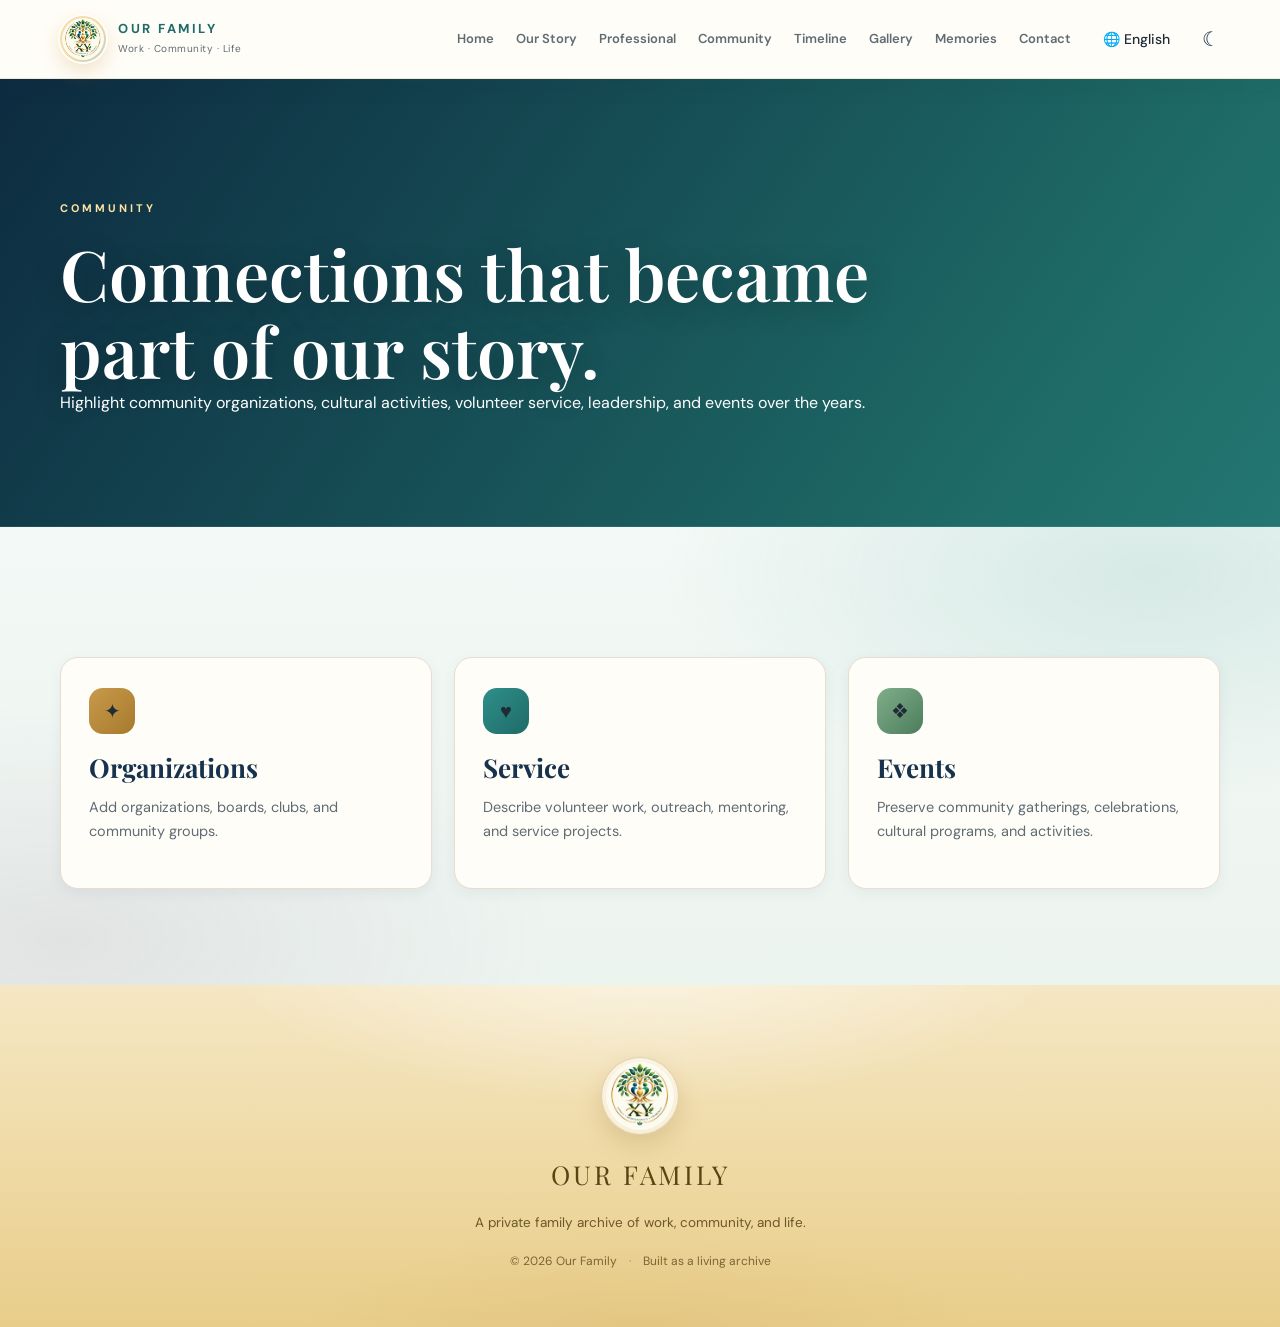
<file: family-website-starter/community.html>
<!DOCTYPE html>
<html lang="en">

<head>

    <meta charset="UTF-8">
    <meta name="viewport" content="width=device-width,initial-scale=1.0">

    <meta name="description"
          data-en="A record of community organizations, volunteer activities, events, and service."
          data-zh="记录社区组织、志愿活动、事件与服务。"
          content="A record of community organizations, volunteer activities, events, and service.">

    <title data-en="Community | Our Family" data-zh="社区 | 我们的家">
        Community | Our Family
    </title>

    <link rel="icon" href="assets/images/family/logo.png">

    <link rel="preconnect" href="https://fonts.googleapis.com">
    <link rel="preconnect" href="https://fonts.gstatic.com" crossorigin>
    <link href="https://fonts.googleapis.com/css2?family=DM+Sans:wght@400;500;600;700&family=Playfair+Display:wght@500;600;700&display=swap" rel="stylesheet">
    <link rel="stylesheet" href="css/style.css">

</head>


<body>

<header class="site-header">

    <nav class="navbar container">

        <a class="brand" href="index.html">
            <img class="brand-logo" src="assets/images/family/logo.png" alt="Our Family logo" width="43" height="43">
            <span>
                <strong data-en="OUR FAMILY" data-zh="我们的家">OUR FAMILY</strong>
                <small data-en="Work · Community · Life" data-zh="工作 · 社区 · 生活">Work · Community · Life</small>
            </span>
        </a>

        <button class="menu-toggle" id="menuToggle">☰</button>

        <div class="nav-links" id="navLinks">

            <a href="index.html"        data-en="Home"         data-zh="首页">Home</a>
            <a href="story.html"        data-en="Our Story"    data-zh="我们的故事">Our Story</a>
            <a href="professional.html" data-en="Professional" data-zh="职业">Professional</a>
            <a href="community.html"    data-en="Community"    data-zh="社区">Community</a>
            <a href="timeline.html"     data-en="Timeline"     data-zh="时间线">Timeline</a>
            <a href="gallery.html"      data-en="Gallery"      data-zh="相册">Gallery</a>
            <a href="memories.html"     data-en="Memories"     data-zh="回忆">Memories</a>
            <a href="contact.html"      data-en="Contact"      data-zh="联系我们">Contact</a>

            <div class="language-switcher">
                <button id="languageButton" aria-label="Select language" title="Select language">🌐 English</button>
                <div id="languageMenu" class="language-menu">
                    <button id="englishButton">🇺🇸 English</button>
                    <button id="chineseButton">🇨🇳 中文</button>
                </div>
            </div>

            <button class="icon-button" id="themeButton">☾</button>

        </div>

    </nav>

</header>


<main>

    <section class="page-hero">
        <div class="container">

            <p class="eyebrow" data-en="Community" data-zh="社区">Community</p>

            <h1 data-en="Connections that became part of our story."
                data-zh="成为我们故事一部分的种种联系。">
                Connections that became part of our story.
            </h1>

            <p data-en="Highlight community organizations, cultural activities, volunteer service, leadership, and events over the years."
               data-zh="展示多年来参与的社区组织、文化活动、志愿服务、领导角色与活动。">
                Highlight community organizations, cultural activities,
                volunteer service, leadership, and events over the years.
            </p>

        </div>
    </section>


    <section class="section section-cool">
        <div class="container">
            <div class="card-grid">

                <div class="card card-gold">
                    <div class="card-icon" aria-hidden="true">✦</div>
                    <h3 data-en="Organizations" data-zh="组织">Organizations</h3>
                    <p class="muted"
                       data-en="Add organizations, boards, clubs, and community groups."
                       data-zh="添加组织、理事会、俱乐部和社区团体。">
                        Add organizations, boards, clubs, and community groups.
                    </p>
                </div>

                <div class="card card-teal">
                    <div class="card-icon" aria-hidden="true">♥</div>
                    <h3 data-en="Service" data-zh="服务">Service</h3>
                    <p class="muted"
                       data-en="Describe volunteer work, outreach, mentoring, and service projects."
                       data-zh="描述志愿工作、外展、辅导和服务项目。">
                        Describe volunteer work, outreach, mentoring, and
                        service projects.
                    </p>
                </div>

                <div class="card card-sage">
                    <div class="card-icon" aria-hidden="true">❖</div>
                    <h3 data-en="Events" data-zh="活动">Events</h3>
                    <p class="muted"
                       data-en="Preserve community gatherings, celebrations, cultural programs, and activities."
                       data-zh="保存社区聚会、庆典、文化节目和活动。">
                        Preserve community gatherings, celebrations, cultural
                        programs, and activities.
                    </p>
                </div>

            </div>
        </div>
    </section>

</main>


<footer class="footer">
    <div class="footer-glow" aria-hidden="true"></div>
    <div class="container footer-centered">

        <img class="footer-logo" src="assets/images/family/logo.png" alt="Our Family logo" width="72" height="72">

        <div class="footer-brand" data-en="OUR FAMILY" data-zh="我们的家">OUR FAMILY</div>

        <p class="footer-tagline"
           data-en="A private family archive of work, community, and life."
           data-zh="一个记录工作、社区与生活的私人家族档案。">
            A private family archive of work, community, and life.
        </p>

        <div class="footer-meta">
            <span data-en="© 2026 Our Family" data-zh="© 2026 我们的家">© 2026 Our Family</span>
            <span class="footer-dot">·</span>
            <span data-en="Built as a living archive" data-zh="构建为一份鲜活的档案">Built as a living archive</span>
        </div>

    </div>
</footer>


<style>
.language-switcher{position:relative;display:inline-block}
#languageButton{border:none;background:transparent;color:inherit;font-family:inherit;font-size:14px;font-weight:500;cursor:pointer;padding:8px 10px;border-radius:8px;transition:background .3s ease,color .3s ease}
#languageButton:hover{background:rgba(0,0,0,.06)}
.language-menu{position:absolute;top:calc(100% + 8px);right:0;min-width:140px;background:#fff;border:1px solid #E5E9EF;border-radius:10px;box-shadow:0 8px 25px rgba(0,0,0,.15);padding:6px;display:none;z-index:1000}
.language-menu.show{display:block}
.language-menu button{width:100%;border:none;background:transparent;text-align:left;padding:9px 12px;border-radius:7px;font-family:inherit;font-size:14px;cursor:pointer;color:#333}
.language-menu button:hover{background:#EAF3FC;color:#0B4F9C}
body.dark .language-menu,body.theme-dark .language-menu{background:#18232D;border-color:#2D3A45}
body.dark .language-menu button,body.theme-dark .language-menu button{color:#E5E9EF}
body.dark .language-menu button:hover,body.theme-dark .language-menu button:hover{background:#24384A;color:#8FC5FF}
</style>


<script>
(function(){
    var DEFAULT_LANG = "en";
    var STORAGE_KEY  = "family-site-language";
    var langButton = document.getElementById("languageButton");
    var langMenu   = document.getElementById("languageMenu");
    var enButton   = document.getElementById("englishButton");
    var zhButton   = document.getElementById("chineseButton");
    if (!langButton) return;
    var currentLang = localStorage.getItem(STORAGE_KEY) || DEFAULT_LANG;
    function applyLanguage(lang){
        currentLang = lang;
        localStorage.setItem(STORAGE_KEY, lang);
        document.documentElement.lang = lang === "zh" ? "zh-CN" : "en";
        document.querySelectorAll("[data-en][data-zh]").forEach(function(el){
            var text = el.getAttribute("data-" + lang);
            if (text !== null) el.textContent = text;
        });
        langButton.textContent = lang === "zh" ? "🌐 中文" : "🌐 English";
    }
    applyLanguage(currentLang);
    langButton.addEventListener("click", function(e){
        e.stopPropagation();
        langMenu.classList.toggle("show");
    });
    enButton.addEventListener("click", function(){
        applyLanguage("en");
        langMenu.classList.remove("show");
    });
    zhButton.addEventListener("click", function(){
        applyLanguage("zh");
        langMenu.classList.remove("show");
    });
    document.addEventListener("click", function(e){
        if (!langMenu.contains(e.target) && e.target !== langButton) {
            langMenu.classList.remove("show");
        }
    });
})();
</script>


<script src="js/main.js"></script>

</body>
</html>
</file>
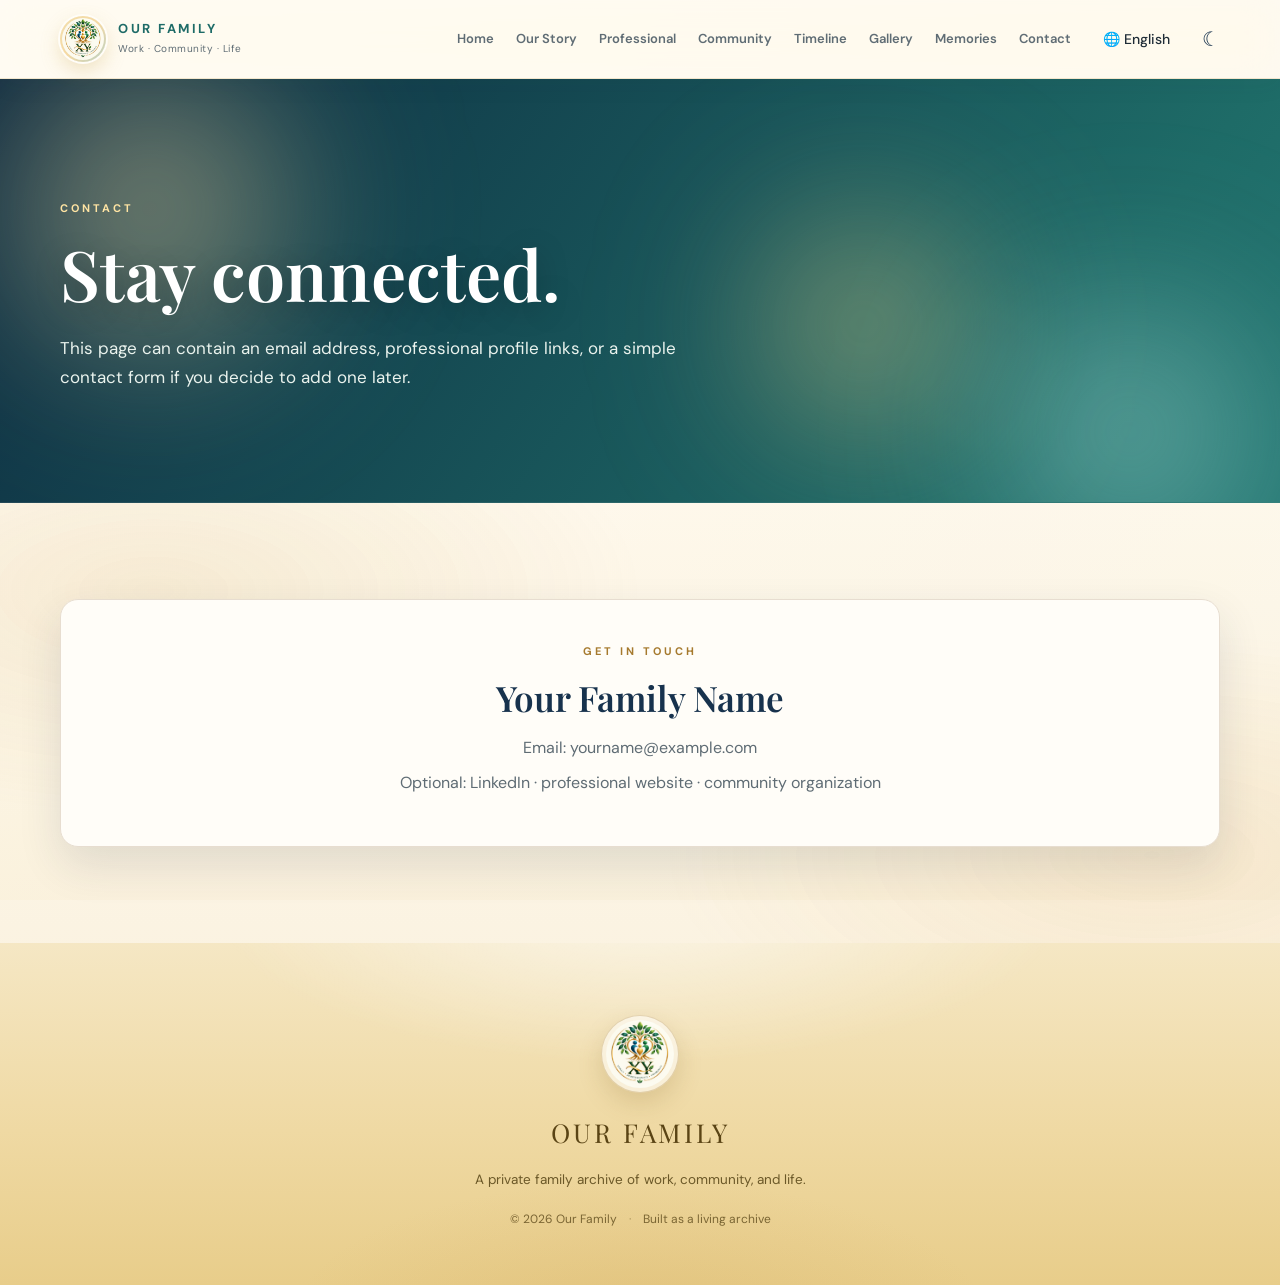
<file: family-website-starter/contact.html>
<!DOCTYPE html>
<html lang="en">

<head>

    <meta charset="UTF-8">
    <meta name="viewport" content="width=device-width,initial-scale=1.0">

    <meta name="description"
          data-en="A simple contact page for family, professional, or community connections."
          data-zh="一个简洁的联系页面，用于家庭、职业或社区联络。"
          content="A simple contact page for family, professional, or community connections.">

    <title data-en="Contact | Our Family" data-zh="联系我们 | 我们的家">
        Contact | Our Family
    </title>

    <link rel="icon" href="assets/images/family/logo.png">

    <link rel="preconnect" href="https://fonts.googleapis.com">
    <link rel="preconnect" href="https://fonts.gstatic.com" crossorigin>
    <link href="https://fonts.googleapis.com/css2?family=DM+Sans:wght@400;500;600;700&family=Playfair+Display:wght@500;600;700&display=swap" rel="stylesheet">
    <link rel="stylesheet" href="css/style.css">

</head>

<body>

<div class="bg-shift" aria-hidden="true"></div>

<header class="site-header">

    <nav class="navbar container">

        <a class="brand" href="index.html">
            <img class="brand-logo" src="assets/images/family/logo.png" alt="Our Family logo" width="43" height="43">
            <span>
                <strong data-en="OUR FAMILY" data-zh="我们的家">OUR FAMILY</strong>
                <small data-en="Work · Community · Life" data-zh="工作 · 社区 · 生活">Work · Community · Life</small>
            </span>
        </a>

        <button class="menu-toggle" id="menuToggle">☰</button>

        <div class="nav-links" id="navLinks">

            <a href="index.html"        data-en="Home"         data-zh="首页">Home</a>
            <a href="story.html"        data-en="Our Story"    data-zh="我们的故事">Our Story</a>
            <a href="professional.html" data-en="Professional" data-zh="职业">Professional</a>
            <a href="community.html"    data-en="Community"    data-zh="社区">Community</a>
            <a href="timeline.html"     data-en="Timeline"     data-zh="时间线">Timeline</a>
            <a href="gallery.html"      data-en="Gallery"      data-zh="相册">Gallery</a>
            <a href="memories.html"     data-en="Memories"     data-zh="回忆">Memories</a>
            <a href="contact.html"      data-en="Contact"      data-zh="联系我们">Contact</a>

            <div class="language-switcher">
                <button id="languageButton" aria-label="Select language" title="Select language">🌐 English</button>
                <div id="languageMenu" class="language-menu">
                    <button id="englishButton">🇺🇸 English</button>
                    <button id="chineseButton">🇨🇳 中文</button>
                </div>
            </div>

            <button class="icon-button" id="themeButton">☾</button>

        </div>

    </nav>

</header>


<main>

    <section class="page-hero">
        <div class="hero-blobs" aria-hidden="true">
            <span></span>
            <span></span>
            <span></span>
        </div>
        <div class="container hero-inner">

            <p class="eyebrow" data-en="Contact" data-zh="联系我们">Contact</p>

            <h1 data-en="Stay connected." data-zh="保持联系。">
                Stay connected.
            </h1>

            <p class="hero-lede"
               data-en="This page can contain an email address, professional profile links, or a simple contact form if you decide to add one later."
               data-zh="此页面可包含电子邮箱、职业档案链接，或在日后添加一个简单的联系表单。">
                This page can contain an email address, professional profile
                links, or a simple contact form if you decide to add one later.
            </p>

        </div>
    </section>


    <section class="section section-warm">

        <div class="container contact-card">

            <p class="eyebrow" data-en="Get in touch" data-zh="联系我们">
                Get in touch
            </p>

            <h2 data-en="Your Family Name" data-zh="您的家族姓名">
                Your Family Name
            </h2>

            <p class="muted" data-en="Email: yourname@example.com" data-zh="邮箱：yourname@example.com">
                Email: yourname@example.com
            </p>

            <p class="muted"
               data-en="Optional: LinkedIn · professional website · community organization"
               data-zh="可选：领英 · 职业网站 · 社区组织">
                Optional: LinkedIn · professional website · community organization
            </p>

        </div>

    </section>

</main>


<footer class="footer">
    <div class="footer-glow" aria-hidden="true"></div>
    <div class="container footer-centered">

        <img class="footer-logo" src="assets/images/family/logo.png" alt="Our Family logo" width="72" height="72">

        <div class="footer-brand" data-en="OUR FAMILY" data-zh="我们的家">OUR FAMILY</div>

        <p class="footer-tagline"
           data-en="A private family archive of work, community, and life."
           data-zh="一个记录工作、社区与生活的私人家族档案。">
            A private family archive of work, community, and life.
        </p>

        <div class="footer-meta">
            <span data-en="© 2026 Our Family" data-zh="© 2026 我们的家">© 2026 Our Family</span>
            <span class="footer-dot">·</span>
            <span data-en="Built as a living archive" data-zh="构建为一份鲜活的档案">Built as a living archive</span>
        </div>

    </div>
</footer>


<style>
.language-switcher{position:relative;display:inline-block}
#languageButton{border:none;background:transparent;color:inherit;font-family:inherit;font-size:14px;font-weight:500;cursor:pointer;padding:8px 10px;border-radius:8px;transition:background .3s ease,color .3s ease}
#languageButton:hover{background:rgba(0,0,0,.06)}
.language-menu{position:absolute;top:calc(100% + 8px);right:0;min-width:140px;background:#fff;border:1px solid #E5E9EF;border-radius:10px;box-shadow:0 8px 25px rgba(0,0,0,.15);padding:6px;display:none;z-index:1000}
.language-menu.show{display:block}
.language-menu button{width:100%;border:none;background:transparent;text-align:left;padding:9px 12px;border-radius:7px;font-family:inherit;font-size:14px;cursor:pointer;color:#333}
.language-menu button:hover{background:#EAF3FC;color:#0B4F9C}
body.dark .language-menu,body.theme-dark .language-menu{background:#18232D;border-color:#2D3A45}
body.dark .language-menu button,body.theme-dark .language-menu button{color:#E5E9EF}
body.dark .language-menu button:hover,body.theme-dark .language-menu button:hover{background:#24384A;color:#8FC5FF}
</style>


<script>
(function(){
    var DEFAULT_LANG = "en";
    var STORAGE_KEY  = "family-site-language";
    var langButton = document.getElementById("languageButton");
    var langMenu   = document.getElementById("languageMenu");
    var enButton   = document.getElementById("englishButton");
    var zhButton   = document.getElementById("chineseButton");
    if (!langButton) return;
    var currentLang = localStorage.getItem(STORAGE_KEY) || DEFAULT_LANG;
    function applyLanguage(lang){
        currentLang = lang;
        localStorage.setItem(STORAGE_KEY, lang);
        document.documentElement.lang = lang === "zh" ? "zh-CN" : "en";
        document.querySelectorAll("[data-en][data-zh]").forEach(function(el){
            var text = el.getAttribute("data-" + lang);
            if (text !== null) el.textContent = text;
        });
        langButton.textContent = lang === "zh" ? "🌐 中文" : "🌐 English";
    }
    applyLanguage(currentLang);
    langButton.addEventListener("click", function(e){
        e.stopPropagation();
        langMenu.classList.toggle("show");
    });
    enButton.addEventListener("click", function(){
        applyLanguage("en");
        langMenu.classList.remove("show");
    });
    zhButton.addEventListener("click", function(){
        applyLanguage("zh");
        langMenu.classList.remove("show");
    });
    document.addEventListener("click", function(e){
        if (!langMenu.contains(e.target) && e.target !== langButton) {
            langMenu.classList.remove("show");
        }
    });
})();
</script>


<script src="js/main.js"></script>

</body>
</html>
</file>
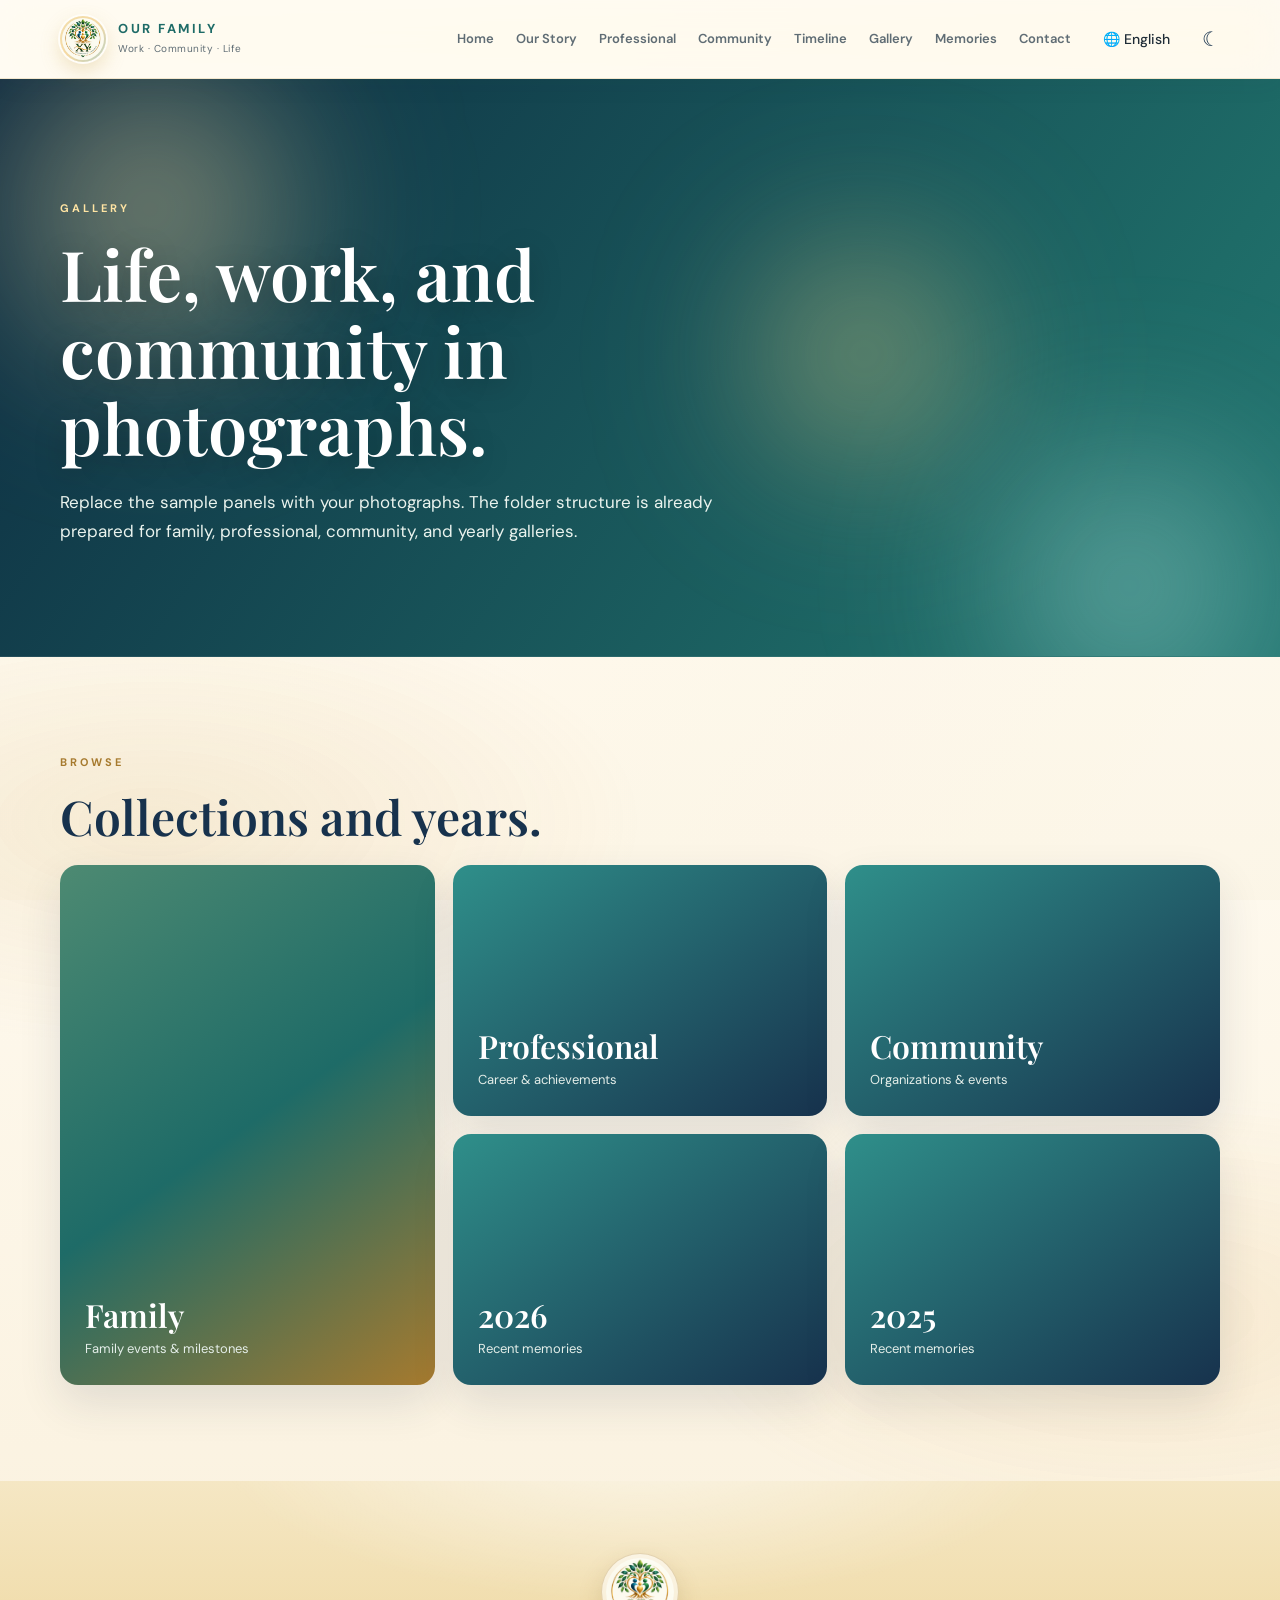
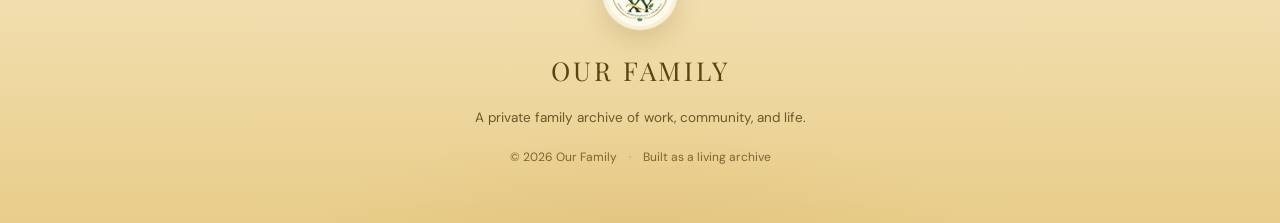
<file: family-website-starter/gallery.html>
<!DOCTYPE html>
<html lang="en">

<head>

    <meta charset="UTF-8">
    <meta name="viewport" content="width=device-width,initial-scale=1.0">

    <meta name="description"
          data-en="A growing visual archive organized by category and year."
          data-zh="按类别和年份整理的不断增长的视觉档案。"
          content="A growing visual archive organized by category and year.">

    <title data-en="Gallery | Our Family" data-zh="相册 | 我们的家">
        Gallery | Our Family
    </title>

    <link rel="icon" href="assets/images/family/logo.png">

    <link rel="preconnect" href="https://fonts.googleapis.com">
    <link rel="preconnect" href="https://fonts.gstatic.com" crossorigin>
    <link href="https://fonts.googleapis.com/css2?family=DM+Sans:wght@400;500;600;700&family=Playfair+Display:wght@500;600;700&display=swap" rel="stylesheet">
    <link rel="stylesheet" href="css/style.css">

</head>


<body>

<div class="bg-shift" aria-hidden="true"></div>

<header class="site-header">

    <nav class="navbar container">

        <a class="brand" href="index.html">
            <img class="brand-logo" src="assets/images/family/logo.png" alt="Our Family logo" width="43" height="43">
            <span>
                <strong data-en="OUR FAMILY" data-zh="我们的家">OUR FAMILY</strong>
                <small data-en="Work · Community · Life" data-zh="工作 · 社区 · 生活">Work · Community · Life</small>
            </span>
        </a>

        <button class="menu-toggle" id="menuToggle">☰</button>

        <div class="nav-links" id="navLinks">

            <a href="index.html"        data-en="Home"         data-zh="首页">Home</a>
            <a href="story.html"        data-en="Our Story"    data-zh="我们的故事">Our Story</a>
            <a href="professional.html" data-en="Professional" data-zh="职业">Professional</a>
            <a href="community.html"    data-en="Community"    data-zh="社区">Community</a>
            <a href="timeline.html"     data-en="Timeline"     data-zh="时间线">Timeline</a>
            <a href="gallery.html"      data-en="Gallery"      data-zh="相册">Gallery</a>
            <a href="memories.html"     data-en="Memories"     data-zh="回忆">Memories</a>
            <a href="contact.html"      data-en="Contact"      data-zh="联系我们">Contact</a>

            <div class="language-switcher">
                <button id="languageButton" aria-label="Select language" title="Select language">🌐 English</button>
                <div id="languageMenu" class="language-menu">
                    <button id="englishButton">🇺🇸 English</button>
                    <button id="chineseButton">🇨🇳 中文</button>
                </div>
            </div>

            <button class="icon-button" id="themeButton">☾</button>

        </div>

    </nav>

</header>


<main>

    <section class="page-hero">
        <div class="hero-blobs" aria-hidden="true">
            <span></span>
            <span></span>
            <span></span>
        </div>
        <div class="container hero-inner">

            <p class="eyebrow" data-en="Gallery" data-zh="相册">Gallery</p>

            <h1 data-en="Life, work, and community in photographs."
                data-zh="用照片记录生活、工作与社区。">
                Life, work, and community in photographs.
            </h1>

            <p class="hero-lede"
               data-en="Replace the sample panels with your photographs. The folder structure is already prepared for family, professional, community, and yearly galleries."
               data-zh="将示例面板替换为您的照片。文件夹结构已为家庭、职业、社区和年度相册做好准备。">
                Replace the sample panels with your photographs. The folder
                structure is already prepared for family, professional,
                community, and yearly galleries.
            </p>

        </div>
    </section>


    <section class="section section-warm">

        <div class="container">

            <p class="eyebrow" data-en="Browse" data-zh="浏览">Browse</p>

            <h2 data-en="Collections and years." data-zh="专辑与年份。">
                Collections and years.
            </h2>

            <div class="gallery-grid">

                <a class="gallery-tile large" href="#">
                    <span data-en="Family" data-zh="家庭">Family</span>
                    <small data-en="Family events & milestones" data-zh="家庭活动与里程碑">Family events &amp; milestones</small>
                </a>

                <a class="gallery-tile" href="#">
                    <span data-en="Professional" data-zh="职业">Professional</span>
                    <small data-en="Career & achievements" data-zh="事业与成就">Career &amp; achievements</small>
                </a>

                <a class="gallery-tile" href="#">
                    <span data-en="Community" data-zh="社区">Community</span>
                    <small data-en="Organizations & events" data-zh="组织与活动">Organizations &amp; events</small>
                </a>

                <a class="gallery-tile" href="#">
                    <span data-en="2026" data-zh="2026">2026</span>
                    <small data-en="Recent memories" data-zh="近期回忆">Recent memories</small>
                </a>

                <a class="gallery-tile" href="#">
                    <span data-en="2025" data-zh="2025">2025</span>
                    <small data-en="Recent memories" data-zh="近期回忆">Recent memories</small>
                </a>

            </div>

        </div>

    </section>

</main>


<footer class="footer">
    <div class="footer-glow" aria-hidden="true"></div>
    <div class="container footer-centered">

        <img class="footer-logo" src="assets/images/family/logo.png" alt="Our Family logo" width="72" height="72">

        <div class="footer-brand" data-en="OUR FAMILY" data-zh="我们的家">OUR FAMILY</div>

        <p class="footer-tagline"
           data-en="A private family archive of work, community, and life."
           data-zh="一个记录工作、社区与生活的私人家族档案。">
            A private family archive of work, community, and life.
        </p>

        <div class="footer-meta">
            <span data-en="© 2026 Our Family" data-zh="© 2026 我们的家">© 2026 Our Family</span>
            <span class="footer-dot">·</span>
            <span data-en="Built as a living archive" data-zh="构建为一份鲜活的档案">Built as a living archive</span>
        </div>

    </div>
</footer>


<style>
.language-switcher{position:relative;display:inline-block}
#languageButton{border:none;background:transparent;color:inherit;font-family:inherit;font-size:14px;font-weight:500;cursor:pointer;padding:8px 10px;border-radius:8px;transition:background .3s ease,color .3s ease}
#languageButton:hover{background:rgba(0,0,0,.06)}
.language-menu{position:absolute;top:calc(100% + 8px);right:0;min-width:140px;background:#fff;border:1px solid #E5E9EF;border-radius:10px;box-shadow:0 8px 25px rgba(0,0,0,.15);padding:6px;display:none;z-index:1000}
.language-menu.show{display:block}
.language-menu button{width:100%;border:none;background:transparent;text-align:left;padding:9px 12px;border-radius:7px;font-family:inherit;font-size:14px;cursor:pointer;color:#333}
.language-menu button:hover{background:#EAF3FC;color:#0B4F9C}
body.dark .language-menu,body.theme-dark .language-menu{background:#18232D;border-color:#2D3A45}
body.dark .language-menu button,body.theme-dark .language-menu button{color:#E5E9EF}
body.dark .language-menu button:hover,body.theme-dark .language-menu button:hover{background:#24384A;color:#8FC5FF}
</style>


<script>
(function(){
    var DEFAULT_LANG = "en";
    var STORAGE_KEY  = "family-site-language";
    var langButton = document.getElementById("languageButton");
    var langMenu   = document.getElementById("languageMenu");
    var enButton   = document.getElementById("englishButton");
    var zhButton   = document.getElementById("chineseButton");
    if (!langButton) return;
    var currentLang = localStorage.getItem(STORAGE_KEY) || DEFAULT_LANG;
    function applyLanguage(lang){
        currentLang = lang;
        localStorage.setItem(STORAGE_KEY, lang);
        document.documentElement.lang = lang === "zh" ? "zh-CN" : "en";
        document.querySelectorAll("[data-en][data-zh]").forEach(function(el){
            var text = el.getAttribute("data-" + lang);
            if (text !== null) el.textContent = text;
        });
        langButton.textContent = lang === "zh" ? "🌐 中文" : "🌐 English";
    }
    applyLanguage(currentLang);
    langButton.addEventListener("click", function(e){
        e.stopPropagation();
        langMenu.classList.toggle("show");
    });
    enButton.addEventListener("click", function(){
        applyLanguage("en");
        langMenu.classList.remove("show");
    });
    zhButton.addEventListener("click", function(){
        applyLanguage("zh");
        langMenu.classList.remove("show");
    });
    document.addEventListener("click", function(e){
        if (!langMenu.contains(e.target) && e.target !== langButton) {
            langMenu.classList.remove("show");
        }
    });
})();
</script>


<script src="js/main.js"></script>

</body>
</html>
</file>
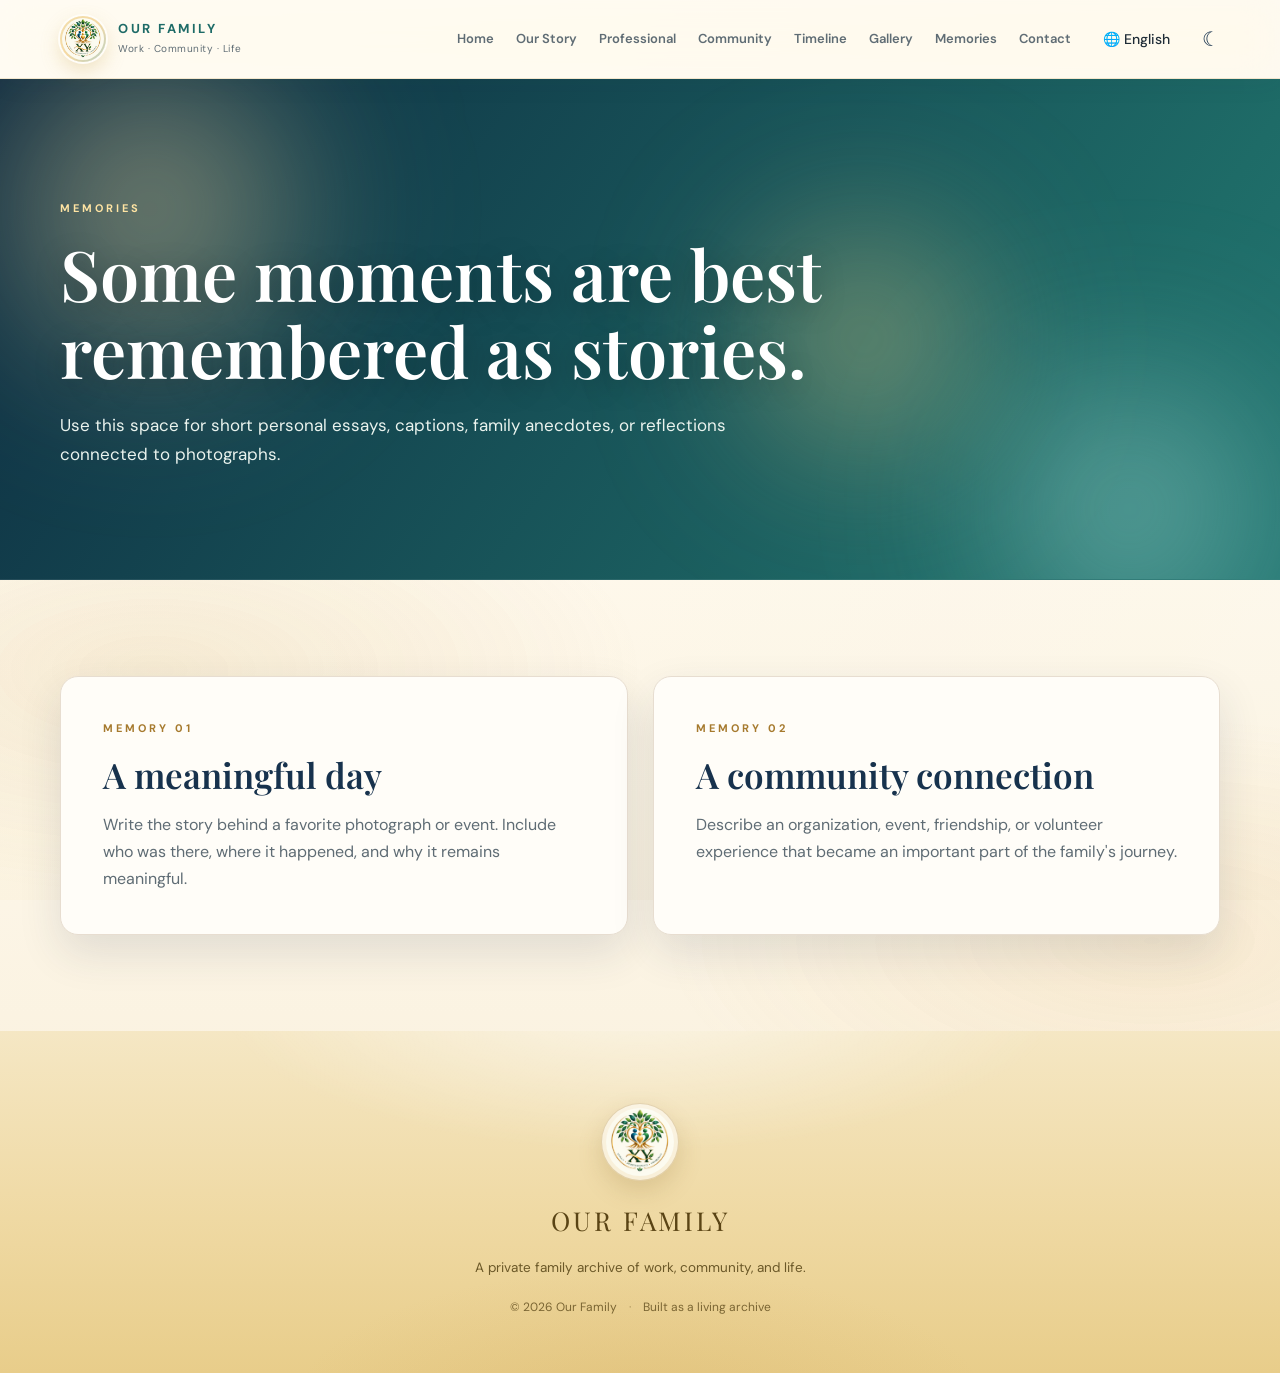
<file: family-website-starter/memories.html>
<!DOCTYPE html>
<html lang="en">

<head>

    <meta charset="UTF-8">
    <meta name="viewport" content="width=device-width,initial-scale=1.0">

    <meta name="description"
          data-en="Selected stories and memories that deserve more than a photograph."
          data-zh="精选的故事与回忆，值得被文字铭记。"
          content="Selected stories and memories that deserve more than a photograph.">

    <title data-en="Memories | Our Family" data-zh="回忆 | 我们的家">
        Memories | Our Family
    </title>

    <link rel="icon" href="assets/images/family/logo.png">

    <link rel="preconnect" href="https://fonts.googleapis.com">
    <link rel="preconnect" href="https://fonts.gstatic.com" crossorigin>
    <link href="https://fonts.googleapis.com/css2?family=DM+Sans:wght@400;500;600;700&family=Playfair+Display:wght@500;600;700&display=swap" rel="stylesheet">
    <link rel="stylesheet" href="css/style.css">

</head>


<body>

<div class="bg-shift" aria-hidden="true"></div>

<header class="site-header">

    <nav class="navbar container">

        <a class="brand" href="index.html">
            <img class="brand-logo" src="assets/images/family/logo.png" alt="Our Family logo" width="43" height="43">
            <span>
                <strong data-en="OUR FAMILY" data-zh="我们的家">OUR FAMILY</strong>
                <small data-en="Work · Community · Life" data-zh="工作 · 社区 · 生活">Work · Community · Life</small>
            </span>
        </a>

        <button class="menu-toggle" id="menuToggle">☰</button>

        <div class="nav-links" id="navLinks">

            <a href="index.html"        data-en="Home"         data-zh="首页">Home</a>
            <a href="story.html"        data-en="Our Story"    data-zh="我们的故事">Our Story</a>
            <a href="professional.html" data-en="Professional" data-zh="职业">Professional</a>
            <a href="community.html"    data-en="Community"    data-zh="社区">Community</a>
            <a href="timeline.html"     data-en="Timeline"     data-zh="时间线">Timeline</a>
            <a href="gallery.html"      data-en="Gallery"      data-zh="相册">Gallery</a>
            <a href="memories.html"     data-en="Memories"     data-zh="回忆">Memories</a>
            <a href="contact.html"      data-en="Contact"      data-zh="联系我们">Contact</a>

            <div class="language-switcher">
                <button id="languageButton" aria-label="Select language" title="Select language">🌐 English</button>
                <div id="languageMenu" class="language-menu">
                    <button id="englishButton">🇺🇸 English</button>
                    <button id="chineseButton">🇨🇳 中文</button>
                </div>
            </div>

            <button class="icon-button" id="themeButton">☾</button>

        </div>

    </nav>

</header>


<main>

    <section class="page-hero">
        <div class="hero-blobs" aria-hidden="true">
            <span></span>
            <span></span>
            <span></span>
        </div>
        <div class="container hero-inner">

            <p class="eyebrow" data-en="Memories" data-zh="回忆">Memories</p>

            <h1 data-en="Some moments are best remembered as stories."
                data-zh="有些时刻，最适合以故事的方式铭记。">
                Some moments are best remembered as stories.
            </h1>

            <p class="hero-lede"
               data-en="Use this space for short personal essays, captions, family anecdotes, or reflections connected to photographs."
               data-zh="用此空间记录简短的个人随笔、图片说明、家庭轶事，或与照片相关的感悟。">
                Use this space for short personal essays, captions, family
                anecdotes, or reflections connected to photographs.
            </p>

        </div>
    </section>


    <section class="section section-warm">

        <div class="container story-cards">

            <article>

                <p class="eyebrow" data-en="Memory 01" data-zh="回忆 01">Memory 01</p>

                <h2 data-en="A meaningful day" data-zh="有意义的一天">
                    A meaningful day
                </h2>

                <p class="muted"
                   data-en="Write the story behind a favorite photograph or event. Include who was there, where it happened, and why it remains meaningful."
                   data-zh="写下最喜欢的照片或活动背后的故事。包括在场的人、发生的地点，以及它为何依然意义深重。">
                    Write the story behind a favorite photograph or event.
                    Include who was there, where it happened, and why it
                    remains meaningful.
                </p>

            </article>


            <article>

                <p class="eyebrow" data-en="Memory 02" data-zh="回忆 02">Memory 02</p>

                <h2 data-en="A community connection" data-zh="一段社区情缘">
                    A community connection
                </h2>

                <p class="muted"
                   data-en="Describe an organization, event, friendship, or volunteer experience that became an important part of the family's journey."
                   data-zh="描述一个组织、活动、友谊或志愿经历，它成为了家庭旅程中重要的一部分。">
                    Describe an organization, event, friendship, or
                    volunteer experience that became an important part of
                    the family's journey.
                </p>

            </article>

        </div>

    </section>

</main>


<footer class="footer">
    <div class="footer-glow" aria-hidden="true"></div>
    <div class="container footer-centered">

        <img class="footer-logo" src="assets/images/family/logo.png" alt="Our Family logo" width="72" height="72">

        <div class="footer-brand" data-en="OUR FAMILY" data-zh="我们的家">OUR FAMILY</div>

        <p class="footer-tagline"
           data-en="A private family archive of work, community, and life."
           data-zh="一个记录工作、社区与生活的私人家族档案。">
            A private family archive of work, community, and life.
        </p>

        <div class="footer-meta">
            <span data-en="© 2026 Our Family" data-zh="© 2026 我们的家">© 2026 Our Family</span>
            <span class="footer-dot">·</span>
            <span data-en="Built as a living archive" data-zh="构建为一份鲜活的档案">Built as a living archive</span>
        </div>

    </div>
</footer>


<style>
.language-switcher{position:relative;display:inline-block}
#languageButton{border:none;background:transparent;color:inherit;font-family:inherit;font-size:14px;font-weight:500;cursor:pointer;padding:8px 10px;border-radius:8px;transition:background .3s ease,color .3s ease}
#languageButton:hover{background:rgba(0,0,0,.06)}
.language-menu{position:absolute;top:calc(100% + 8px);right:0;min-width:140px;background:#fff;border:1px solid #E5E9EF;border-radius:10px;box-shadow:0 8px 25px rgba(0,0,0,.15);padding:6px;display:none;z-index:1000}
.language-menu.show{display:block}
.language-menu button{width:100%;border:none;background:transparent;text-align:left;padding:9px 12px;border-radius:7px;font-family:inherit;font-size:14px;cursor:pointer;color:#333}
.language-menu button:hover{background:#EAF3FC;color:#0B4F9C}
body.dark .language-menu,body.theme-dark .language-menu{background:#18232D;border-color:#2D3A45}
body.dark .language-menu button,body.theme-dark .language-menu button{color:#E5E9EF}
body.dark .language-menu button:hover,body.theme-dark .language-menu button:hover{background:#24384A;color:#8FC5FF}
</style>


<script>
(function(){
    var DEFAULT_LANG = "en";
    var STORAGE_KEY  = "family-site-language";
    var langButton = document.getElementById("languageButton");
    var langMenu   = document.getElementById("languageMenu");
    var enButton   = document.getElementById("englishButton");
    var zhButton   = document.getElementById("chineseButton");
    if (!langButton) return;
    var currentLang = localStorage.getItem(STORAGE_KEY) || DEFAULT_LANG;
    function applyLanguage(lang){
        currentLang = lang;
        localStorage.setItem(STORAGE_KEY, lang);
        document.documentElement.lang = lang === "zh" ? "zh-CN" : "en";
        document.querySelectorAll("[data-en][data-zh]").forEach(function(el){
            var text = el.getAttribute("data-" + lang);
            if (text !== null) el.textContent = text;
        });
        langButton.textContent = lang === "zh" ? "🌐 中文" : "🌐 English";
    }
    applyLanguage(currentLang);
    langButton.addEventListener("click", function(e){
        e.stopPropagation();
        langMenu.classList.toggle("show");
    });
    enButton.addEventListener("click", function(){
        applyLanguage("en");
        langMenu.classList.remove("show");
    });
    zhButton.addEventListener("click", function(){
        applyLanguage("zh");
        langMenu.classList.remove("show");
    });
    document.addEventListener("click", function(e){
        if (!langMenu.contains(e.target) && e.target !== langButton) {
            langMenu.classList.remove("show");
        }
    });
})();
</script>


<script src="js/main.js"></script>

</body>
</html>
</file>
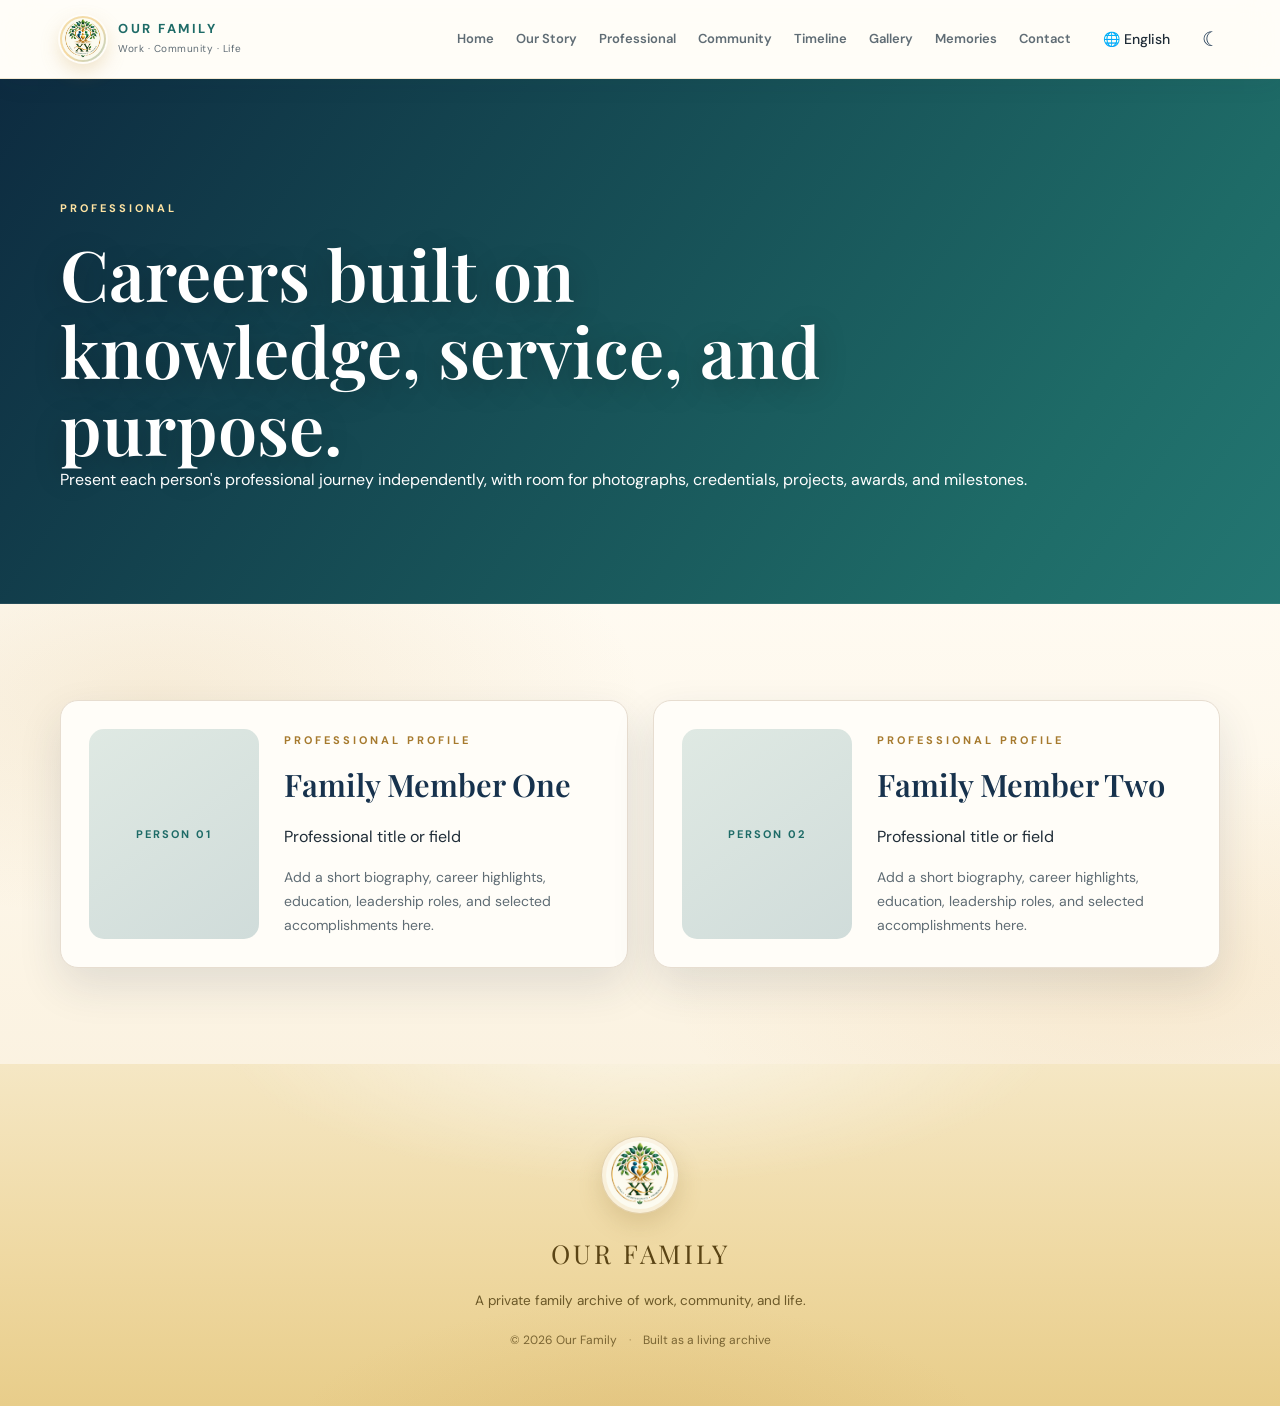
<file: family-website-starter/professional.html>
<!DOCTYPE html>
<html lang="en">

<head>

    <meta charset="UTF-8">
    <meta name="viewport" content="width=device-width,initial-scale=1.0">

    <meta name="description"
          data-en="Professional journeys, accomplishments, education, and meaningful work."
          data-zh="职业历程、成就、教育与有意义的工作。"
          content="Professional journeys, accomplishments, education, and meaningful work.">

    <title data-en="Professional | Our Family" data-zh="职业 | 我们的家">
        Professional | Our Family
    </title>

    <link rel="icon" href="assets/images/family/logo.png">

    <link rel="preconnect" href="https://fonts.googleapis.com">
    <link rel="preconnect" href="https://fonts.gstatic.com" crossorigin>
    <link href="https://fonts.googleapis.com/css2?family=DM+Sans:wght@400;500;600;700&family=Playfair+Display:wght@500;600;700&display=swap" rel="stylesheet">
    <link rel="stylesheet" href="css/style.css">

</head>


<body>

<header class="site-header">

    <nav class="navbar container">

        <a class="brand" href="index.html">
            <img class="brand-logo" src="assets/images/family/logo.png" alt="Our Family logo" width="43" height="43">
            <span>
                <strong data-en="OUR FAMILY" data-zh="我们的家">OUR FAMILY</strong>
                <small data-en="Work · Community · Life" data-zh="工作 · 社区 · 生活">Work · Community · Life</small>
            </span>
        </a>

        <button class="menu-toggle" id="menuToggle">☰</button>

        <div class="nav-links" id="navLinks">

            <a href="index.html"        data-en="Home"         data-zh="首页">Home</a>
            <a href="story.html"        data-en="Our Story"    data-zh="我们的故事">Our Story</a>
            <a href="professional.html" data-en="Professional" data-zh="职业">Professional</a>
            <a href="community.html"    data-en="Community"    data-zh="社区">Community</a>
            <a href="timeline.html"     data-en="Timeline"     data-zh="时间线">Timeline</a>
            <a href="gallery.html"      data-en="Gallery"      data-zh="相册">Gallery</a>
            <a href="memories.html"     data-en="Memories"     data-zh="回忆">Memories</a>
            <a href="contact.html"      data-en="Contact"      data-zh="联系我们">Contact</a>

            <div class="language-switcher">
                <button id="languageButton" aria-label="Select language" title="Select language">🌐 English</button>
                <div id="languageMenu" class="language-menu">
                    <button id="englishButton">🇺🇸 English</button>
                    <button id="chineseButton">🇨🇳 中文</button>
                </div>
            </div>

            <button class="icon-button" id="themeButton">☾</button>

        </div>

    </nav>

</header>


<main>

    <section class="page-hero">
        <div class="container">

            <p class="eyebrow" data-en="Professional" data-zh="职业">Professional</p>

            <h1 data-en="Careers built on knowledge, service, and purpose."
                data-zh="以知识、服务与目标为基础的事业。">
                Careers built on knowledge, service, and purpose.
            </h1>

            <p data-en="Present each person's professional journey independently, with room for photographs, credentials, projects, awards, and milestones."
               data-zh="独立呈现每位家人的职业历程，为照片、资质、项目、奖项和里程碑留出空间。">
                Present each person's professional journey independently,
                with room for photographs, credentials, projects, awards,
                and milestones.
            </p>

        </div>
    </section>


    <section class="section section-warm">

        <div class="container person-grid">

            <article class="person-card">

                <div class="portrait-placeholder" data-en="PERSON 01" data-zh="人物 01">PERSON 01</div>

                <div>
                    <p class="eyebrow" data-en="Professional profile" data-zh="职业简介">Professional profile</p>
                    <h2 data-en="Family Member One" data-zh="家人一">Family Member One</h2>
                    <p data-en="Professional title or field" data-zh="职业头衔或领域">Professional title or field</p>
                    <p class="muted"
                       data-en="Add a short biography, career highlights, education, leadership roles, and selected accomplishments here."
                       data-zh="在此添加简短传记、职业亮点、教育背景、领导职务及精选成就。">
                        Add a short biography, career highlights, education,
                        leadership roles, and selected accomplishments here.
                    </p>
                </div>

            </article>


            <article class="person-card">

                <div class="portrait-placeholder" data-en="PERSON 02" data-zh="人物 02">PERSON 02</div>

                <div>
                    <p class="eyebrow" data-en="Professional profile" data-zh="职业简介">Professional profile</p>
                    <h2 data-en="Family Member Two" data-zh="家人二">Family Member Two</h2>
                    <p data-en="Professional title or field" data-zh="职业头衔或领域">Professional title or field</p>
                    <p class="muted"
                       data-en="Add a short biography, career highlights, education, leadership roles, and selected accomplishments here."
                       data-zh="在此添加简短传记、职业亮点、教育背景、领导职务及精选成就。">
                        Add a short biography, career highlights, education,
                        leadership roles, and selected accomplishments here.
                    </p>
                </div>

            </article>

        </div>

    </section>

</main>


<footer class="footer">
    <div class="footer-glow" aria-hidden="true"></div>
    <div class="container footer-centered">

        <img class="footer-logo" src="assets/images/family/logo.png" alt="Our Family logo" width="72" height="72">

        <div class="footer-brand" data-en="OUR FAMILY" data-zh="我们的家">OUR FAMILY</div>

        <p class="footer-tagline"
           data-en="A private family archive of work, community, and life."
           data-zh="一个记录工作、社区与生活的私人家族档案。">
            A private family archive of work, community, and life.
        </p>

        <div class="footer-meta">
            <span data-en="© 2026 Our Family" data-zh="© 2026 我们的家">© 2026 Our Family</span>
            <span class="footer-dot">·</span>
            <span data-en="Built as a living archive" data-zh="构建为一份鲜活的档案">Built as a living archive</span>
        </div>

    </div>
</footer>


<style>
.language-switcher{position:relative;display:inline-block}
#languageButton{border:none;background:transparent;color:inherit;font-family:inherit;font-size:14px;font-weight:500;cursor:pointer;padding:8px 10px;border-radius:8px;transition:background .3s ease,color .3s ease}
#languageButton:hover{background:rgba(0,0,0,.06)}
.language-menu{position:absolute;top:calc(100% + 8px);right:0;min-width:140px;background:#fff;border:1px solid #E5E9EF;border-radius:10px;box-shadow:0 8px 25px rgba(0,0,0,.15);padding:6px;display:none;z-index:1000}
.language-menu.show{display:block}
.language-menu button{width:100%;border:none;background:transparent;text-align:left;padding:9px 12px;border-radius:7px;font-family:inherit;font-size:14px;cursor:pointer;color:#333}
.language-menu button:hover{background:#EAF3FC;color:#0B4F9C}
body.dark .language-menu,body.theme-dark .language-menu{background:#18232D;border-color:#2D3A45}
body.dark .language-menu button,body.theme-dark .language-menu button{color:#E5E9EF}
body.dark .language-menu button:hover,body.theme-dark .language-menu button:hover{background:#24384A;color:#8FC5FF}
</style>


<script>
(function(){
    var DEFAULT_LANG = "en";
    var STORAGE_KEY  = "family-site-language";
    var langButton = document.getElementById("languageButton");
    var langMenu   = document.getElementById("languageMenu");
    var enButton   = document.getElementById("englishButton");
    var zhButton   = document.getElementById("chineseButton");
    if (!langButton) return;
    var currentLang = localStorage.getItem(STORAGE_KEY) || DEFAULT_LANG;
    function applyLanguage(lang){
        currentLang = lang;
        localStorage.setItem(STORAGE_KEY, lang);
        document.documentElement.lang = lang === "zh" ? "zh-CN" : "en";
        document.querySelectorAll("[data-en][data-zh]").forEach(function(el){
            var text = el.getAttribute("data-" + lang);
            if (text !== null) el.textContent = text;
        });
        langButton.textContent = lang === "zh" ? "🌐 中文" : "🌐 English";
    }
    applyLanguage(currentLang);
    langButton.addEventListener("click", function(e){
        e.stopPropagation();
        langMenu.classList.toggle("show");
    });
    enButton.addEventListener("click", function(){
        applyLanguage("en");
        langMenu.classList.remove("show");
    });
    zhButton.addEventListener("click", function(){
        applyLanguage("zh");
        langMenu.classList.remove("show");
    });
    document.addEventListener("click", function(e){
        if (!langMenu.contains(e.target) && e.target !== langButton) {
            langMenu.classList.remove("show");
        }
    });
})();
</script>


<script src="js/main.js"></script>

</body>
</html>
</file>
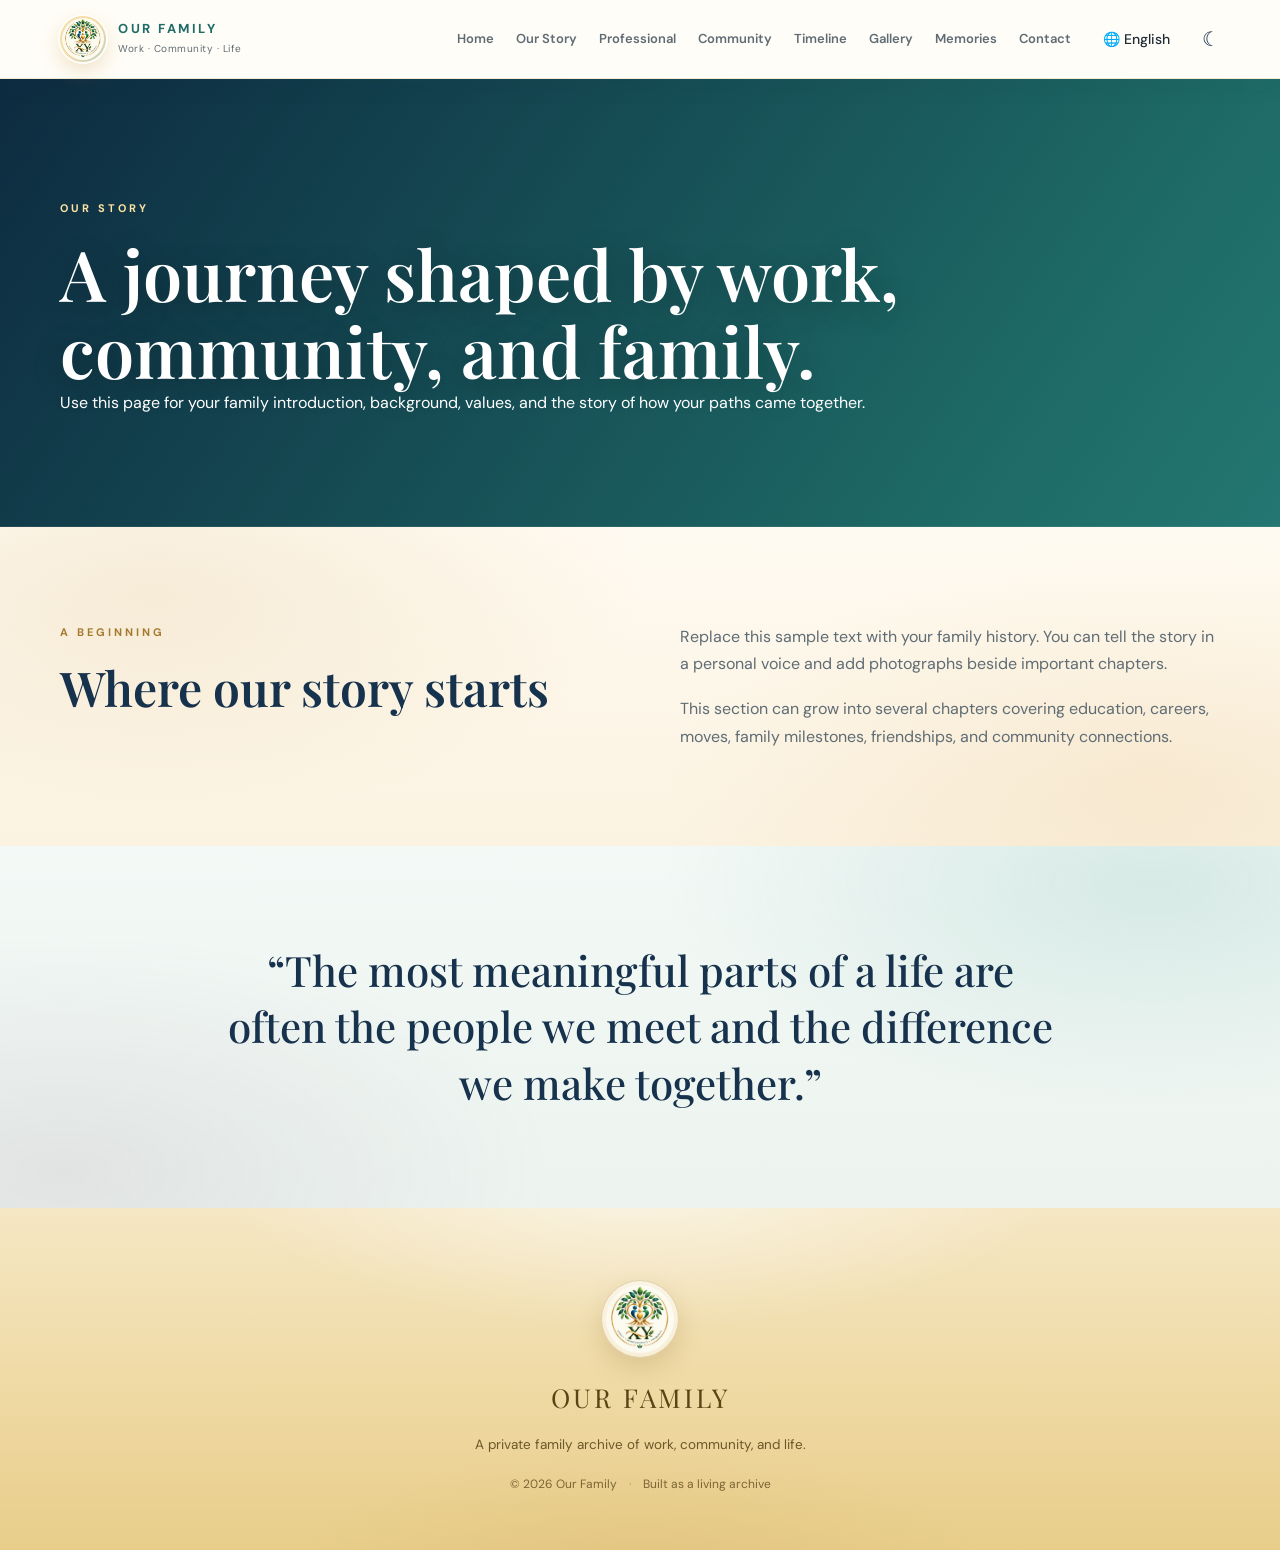
<file: family-website-starter/story.html>
<!DOCTYPE html>
<html lang="en">

<head>

    <meta charset="UTF-8">

    <meta name="viewport"
          content="width=device-width,initial-scale=1.0">

    <meta name="description"
          data-en="The people, places, and experiences behind our family story."
          data-zh="我们家族故事背后的人物、地点与经历。"
          content="The people, places, and experiences behind our family story.">

    <title
        data-en="Our Story | Our Family"
        data-zh="我们的故事 | 我们的家">
        Our Story | Our Family
    </title>

    <link rel="icon"
          href="assets/images/family/logo.png">

    <link rel="preconnect"
          href="https://fonts.googleapis.com">

    <link rel="preconnect"
          href="https://fonts.gstatic.com"
          crossorigin>

    <link href="https://fonts.googleapis.com/css2?family=DM+Sans:wght@400;500;600;700&family=Playfair+Display:wght@500;600;700&display=swap"
          rel="stylesheet">

    <link rel="stylesheet"
          href="css/style.css">

</head>


<body>

<header class="site-header">

    <nav class="navbar container">

        <a class="brand" href="index.html">

            <img class="brand-logo"
                 src="assets/images/family/logo.png"
                 alt="Our Family logo"
                 width="43"
                 height="43">

            <span>
                <strong data-en="OUR FAMILY" data-zh="我们的家">OUR FAMILY</strong>
                <small data-en="Work · Community · Life" data-zh="工作 · 社区 · 生活">Work · Community · Life</small>
            </span>

        </a>

        <button class="menu-toggle" id="menuToggle">☰</button>

        <div class="nav-links" id="navLinks">

            <a href="index.html"        data-en="Home"         data-zh="首页">Home</a>
            <a href="story.html"        data-en="Our Story"    data-zh="我们的故事">Our Story</a>
            <a href="professional.html" data-en="Professional" data-zh="职业">Professional</a>
            <a href="community.html"    data-en="Community"    data-zh="社区">Community</a>
            <a href="timeline.html"     data-en="Timeline"     data-zh="时间线">Timeline</a>
            <a href="gallery.html"      data-en="Gallery"      data-zh="相册">Gallery</a>
            <a href="memories.html"     data-en="Memories"     data-zh="回忆">Memories</a>
            <a href="contact.html"      data-en="Contact"      data-zh="联系我们">Contact</a>

            <div class="language-switcher">
                <button id="languageButton" aria-label="Select language" title="Select language">🌐 English</button>
                <div id="languageMenu" class="language-menu">
                    <button id="englishButton">🇺🇸 English</button>
                    <button id="chineseButton">🇨🇳 中文</button>
                </div>
            </div>

            <button class="icon-button" id="themeButton">☾</button>

        </div>

    </nav>

</header>


<main>

    <section class="page-hero">
        <div class="container">

            <p class="eyebrow" data-en="Our Story" data-zh="我们的故事">Our Story</p>

            <h1 data-en="A journey shaped by work, community, and family."
                data-zh="由工作、社区和家庭共同塑造的旅程。">
                A journey shaped by work, community, and family.
            </h1>

            <p data-en="Use this page for your family introduction, background, values, and the story of how your paths came together."
               data-zh="用此页面介绍您的家庭、背景、价值观，以及您的道路如何交汇的故事。">
                Use this page for your family introduction, background,
                values, and the story of how your paths came together.
            </p>

        </div>
    </section>


    <section class="section section-warm">

        <div class="container content-grid">

            <div>
                <p class="eyebrow" data-en="A beginning" data-zh="一个开端">A beginning</p>
                <h2 data-en="Where our story starts" data-zh="我们的故事从这里开始">
                    Where our story starts
                </h2>
            </div>

            <div class="content-copy">
                <p data-en="Replace this sample text with your family history. You can tell the story in a personal voice and add photographs beside important chapters."
                   data-zh="请用您的家族历史替换此示例文本。您可以用亲切的口吻讲述故事，并在重要章节旁添加照片。">
                    Replace this sample text with your family history.
                    You can tell the story in a personal voice and add
                    photographs beside important chapters.
                </p>

                <p data-en="This section can grow into several chapters covering education, careers, moves, family milestones, friendships, and community connections."
                   data-zh="本节可以扩展为多个章节，涵盖教育、事业、搬迁、家庭里程碑、友谊和社区联系。">
                    This section can grow into several chapters covering
                    education, careers, moves, family milestones,
                    friendships, and community connections.
                </p>
            </div>

        </div>
    </section>


    <section class="section section-cool">
        <div class="container">
            <div class="quote"
                 data-en="&#8220;The most meaningful parts of a life are often the people we meet and the difference we make together.&#8221;"
                 data-zh="「人生中最有意义的部分，往往是我们遇到的人，以及我们共同带来的改变。」">
                &#8220;The most meaningful parts of a life are often the
                people we meet and the difference we make together.&#8221;
            </div>
        </div>
    </section>

</main>


<footer class="footer">
    <div class="footer-glow" aria-hidden="true"></div>
    <div class="container footer-centered">

        <img class="footer-logo"
             src="assets/images/family/logo.png"
             alt="Our Family logo"
             width="72"
             height="72">

        <div class="footer-brand" data-en="OUR FAMILY" data-zh="我们的家">OUR FAMILY</div>

        <p class="footer-tagline"
           data-en="A private family archive of work, community, and life."
           data-zh="一个记录工作、社区与生活的私人家族档案。">
            A private family archive of work, community, and life.
        </p>

        <div class="footer-meta">
            <span data-en="© 2026 Our Family" data-zh="© 2026 我们的家">© 2026 Our Family</span>
            <span class="footer-dot">·</span>
            <span data-en="Built as a living archive" data-zh="构建为一份鲜活的档案">Built as a living archive</span>
        </div>

    </div>
</footer>


<style>
.language-switcher{position:relative;display:inline-block}
#languageButton{border:none;background:transparent;color:inherit;font-family:inherit;font-size:14px;font-weight:500;cursor:pointer;padding:8px 10px;border-radius:8px;transition:background .3s ease,color .3s ease}
#languageButton:hover{background:rgba(0,0,0,.06)}
.language-menu{position:absolute;top:calc(100% + 8px);right:0;min-width:140px;background:#fff;border:1px solid #E5E9EF;border-radius:10px;box-shadow:0 8px 25px rgba(0,0,0,.15);padding:6px;display:none;z-index:1000}
.language-menu.show{display:block}
.language-menu button{width:100%;border:none;background:transparent;text-align:left;padding:9px 12px;border-radius:7px;font-family:inherit;font-size:14px;cursor:pointer;color:#333}
.language-menu button:hover{background:#EAF3FC;color:#0B4F9C}
body.dark .language-menu,body.theme-dark .language-menu{background:#18232D;border-color:#2D3A45}
body.dark .language-menu button,body.theme-dark .language-menu button{color:#E5E9EF}
body.dark .language-menu button:hover,body.theme-dark .language-menu button:hover{background:#24384A;color:#8FC5FF}
</style>


<script>
(function(){
    var DEFAULT_LANG = "en";
    var STORAGE_KEY  = "family-site-language";
    var langButton = document.getElementById("languageButton");
    var langMenu   = document.getElementById("languageMenu");
    var enButton   = document.getElementById("englishButton");
    var zhButton   = document.getElementById("chineseButton");
    if (!langButton) return;
    var currentLang = localStorage.getItem(STORAGE_KEY) || DEFAULT_LANG;
    function applyLanguage(lang){
        currentLang = lang;
        localStorage.setItem(STORAGE_KEY, lang);
        document.documentElement.lang = lang === "zh" ? "zh-CN" : "en";
        document.querySelectorAll("[data-en][data-zh]").forEach(function(el){
            var text = el.getAttribute("data-" + lang);
            if (text !== null) el.textContent = text;
        });
        langButton.textContent = lang === "zh" ? "🌐 中文" : "🌐 English";
    }
    applyLanguage(currentLang);
    langButton.addEventListener("click", function(e){
        e.stopPropagation();
        langMenu.classList.toggle("show");
    });
    enButton.addEventListener("click", function(){
        applyLanguage("en");
        langMenu.classList.remove("show");
    });
    zhButton.addEventListener("click", function(){
        applyLanguage("zh");
        langMenu.classList.remove("show");
    });
    document.addEventListener("click", function(e){
        if (!langMenu.contains(e.target) && e.target !== langButton) {
            langMenu.classList.remove("show");
        }
    });
})();
</script>


<script src="js/main.js"></script>

</body>
</html>
</file>
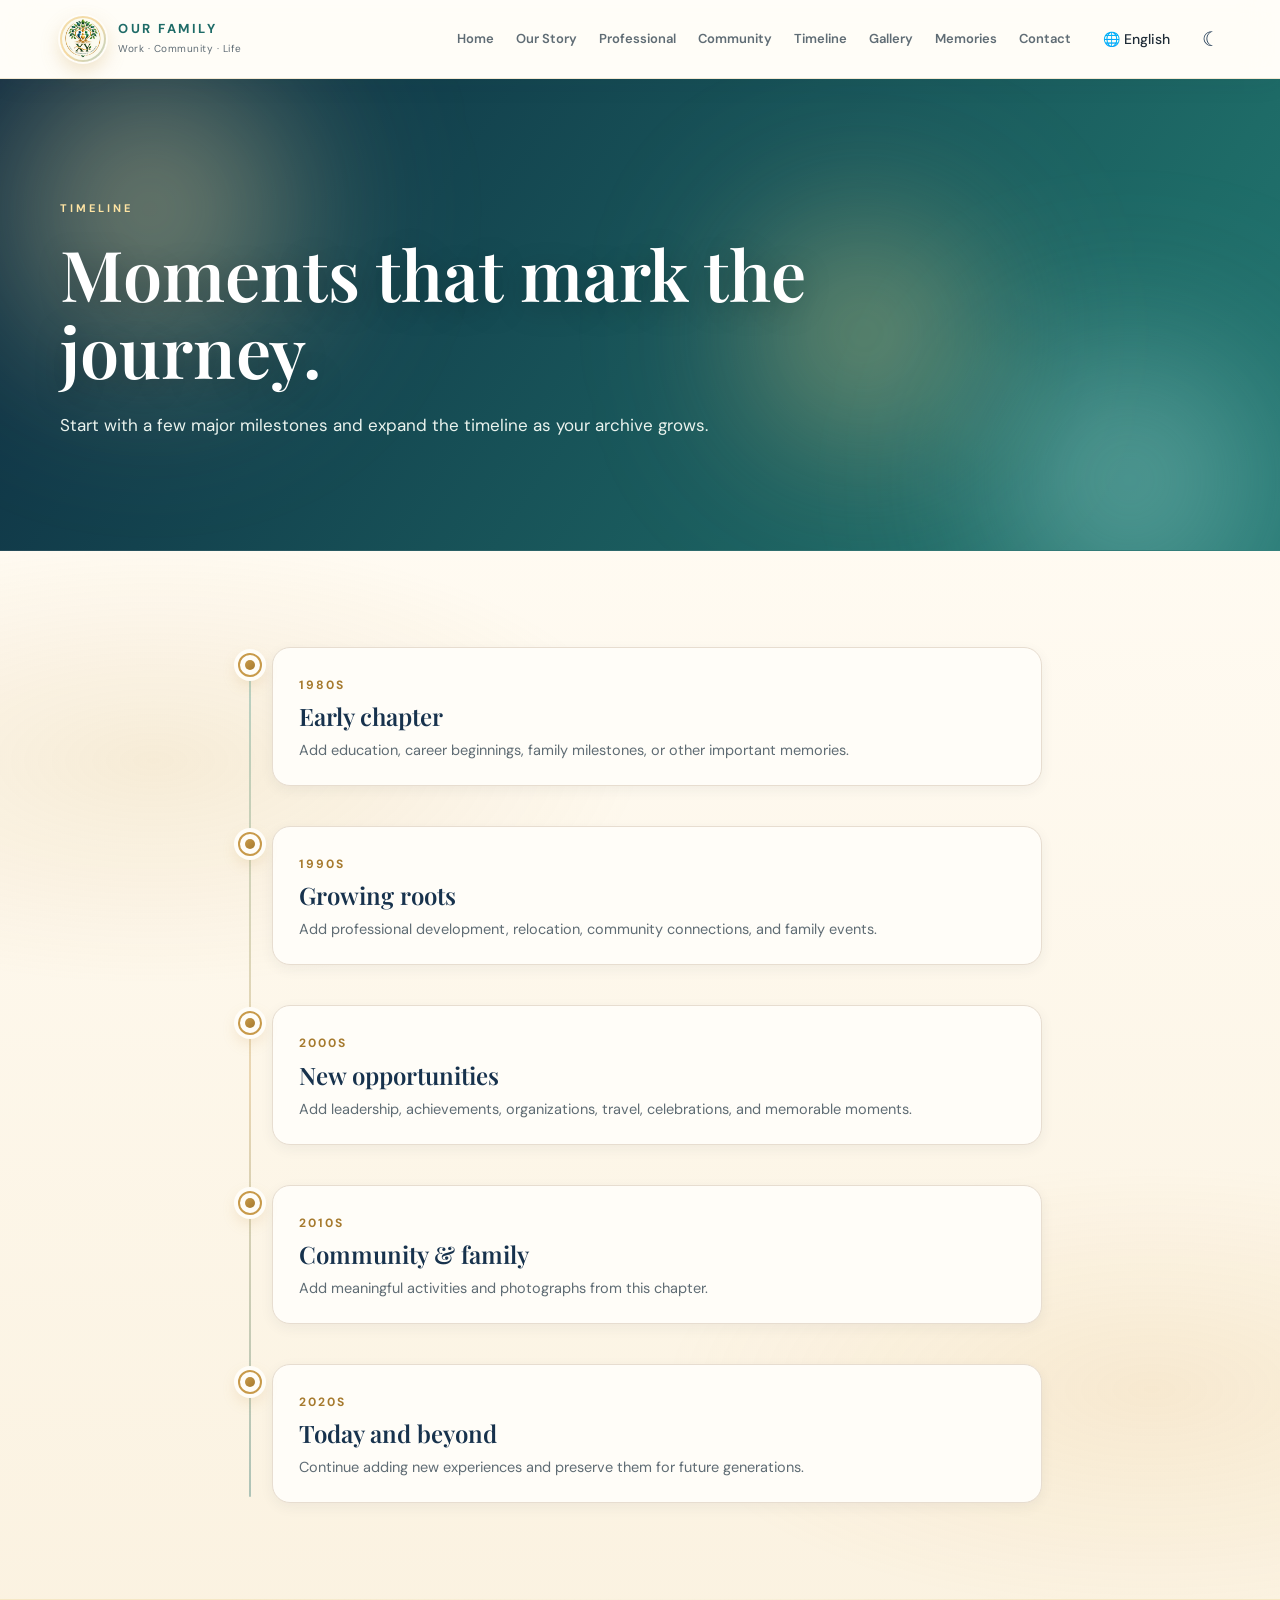
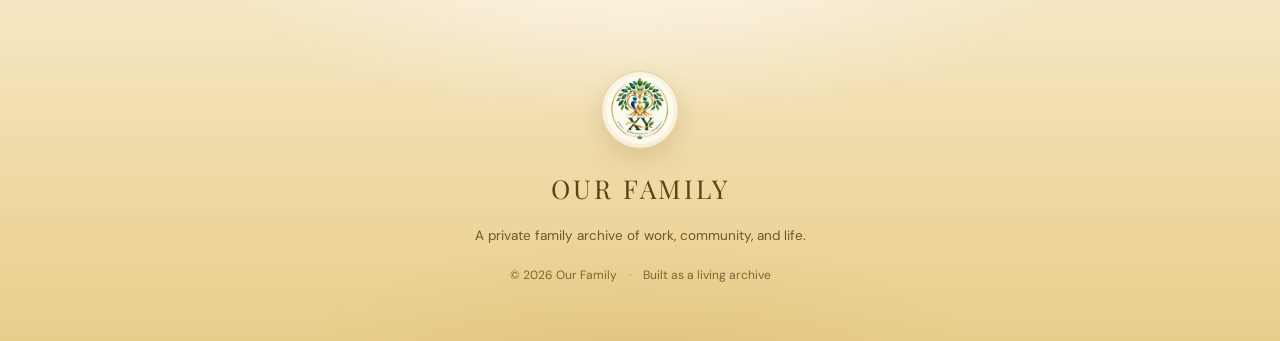
<file: family-website-starter/timeline.html>
<!DOCTYPE html>
<html lang="en">

<head>

    <meta charset="UTF-8">
    <meta name="viewport" content="width=device-width,initial-scale=1.0">

    <meta name="description"
          data-en="A chronological view of important family, professional, and community chapters."
          data-zh="按时间顺序呈现重要的家庭、职业与社区篇章。"
          content="A chronological view of important family, professional, and community chapters.">

    <title data-en="Timeline | Our Family" data-zh="时间线 | 我们的家">
        Timeline | Our Family
    </title>

    <link rel="icon" href="assets/images/family/logo.png">

    <link rel="preconnect" href="https://fonts.googleapis.com">
    <link rel="preconnect" href="https://fonts.gstatic.com" crossorigin>
    <link href="https://fonts.googleapis.com/css2?family=DM+Sans:wght@400;500;600;700&family=Playfair+Display:wght@500;600;700&display=swap" rel="stylesheet">
    <link rel="stylesheet" href="css/style.css">

</head>


<body>

<header class="site-header">

    <nav class="navbar container">

        <a class="brand" href="index.html">
            <img class="brand-logo" src="assets/images/family/logo.png" alt="Our Family logo" width="43" height="43">
            <span>
                <strong data-en="OUR FAMILY" data-zh="我们的家">OUR FAMILY</strong>
                <small data-en="Work · Community · Life" data-zh="工作 · 社区 · 生活">Work · Community · Life</small>
            </span>
        </a>

        <button class="menu-toggle" id="menuToggle">☰</button>

        <div class="nav-links" id="navLinks">

            <a href="index.html"        data-en="Home"         data-zh="首页">Home</a>
            <a href="story.html"        data-en="Our Story"    data-zh="我们的故事">Our Story</a>
            <a href="professional.html" data-en="Professional" data-zh="职业">Professional</a>
            <a href="community.html"    data-en="Community"    data-zh="社区">Community</a>
            <a href="timeline.html"     data-en="Timeline"     data-zh="时间线">Timeline</a>
            <a href="gallery.html"      data-en="Gallery"      data-zh="相册">Gallery</a>
            <a href="memories.html"     data-en="Memories"     data-zh="回忆">Memories</a>
            <a href="contact.html"      data-en="Contact"      data-zh="联系我们">Contact</a>

            <div class="language-switcher">
                <button id="languageButton" aria-label="Select language" title="Select language">🌐 English</button>
                <div id="languageMenu" class="language-menu">
                    <button id="englishButton">🇺🇸 English</button>
                    <button id="chineseButton">🇨🇳 中文</button>
                </div>
            </div>

            <button class="icon-button" id="themeButton">☾</button>

        </div>

    </nav>

</header>


<main>

    <section class="page-hero">
        <div class="hero-blobs" aria-hidden="true">
            <span></span>
            <span></span>
            <span></span>
        </div>
        <div class="container hero-inner">

            <p class="eyebrow" data-en="Timeline" data-zh="时间线">Timeline</p>

            <h1 data-en="Moments that mark the journey."
                data-zh="标记旅程的重要时刻。">
                Moments that mark the journey.
            </h1>

            <p class="hero-lede"
               data-en="Start with a few major milestones and expand the timeline as your archive grows."
               data-zh="从几个重要里程碑开始，随着档案的增长再逐步扩展。">
                Start with a few major milestones and expand the timeline
                as your archive grows.
            </p>

        </div>
    </section>


    <section class="section section-warm">

        <div class="container timeline-wrap">

            <ol class="timeline">

                <li class="timeline-item">
                    <div class="timeline-marker" aria-hidden="true"></div>
                    <div class="timeline-content">
                        <time data-en="1980s" data-zh="1980 年代">1980s</time>
                        <h3 data-en="Early chapter" data-zh="早期篇章">Early chapter</h3>
                        <p data-en="Add education, career beginnings, family milestones, or other important memories."
                           data-zh="添加教育、事业起点、家庭里程碑或其他重要记忆。">
                            Add education, career beginnings, family milestones,
                            or other important memories.
                        </p>
                    </div>
                </li>

                <li class="timeline-item">
                    <div class="timeline-marker" aria-hidden="true"></div>
                    <div class="timeline-content">
                        <time data-en="1990s" data-zh="1990 年代">1990s</time>
                        <h3 data-en="Growing roots" data-zh="扎根成长">Growing roots</h3>
                        <p data-en="Add professional development, relocation, community connections, and family events."
                           data-zh="添加职业发展、搬迁、社区联系和家庭活动。">
                            Add professional development, relocation, community
                            connections, and family events.
                        </p>
                    </div>
                </li>

                <li class="timeline-item">
                    <div class="timeline-marker" aria-hidden="true"></div>
                    <div class="timeline-content">
                        <time data-en="2000s" data-zh="2000 年代">2000s</time>
                        <h3 data-en="New opportunities" data-zh="新的机遇">New opportunities</h3>
                        <p data-en="Add leadership, achievements, organizations, travel, celebrations, and memorable moments."
                           data-zh="添加领导力、成就、组织、旅行、庆典和难忘时刻。">
                            Add leadership, achievements, organizations, travel,
                            celebrations, and memorable moments.
                        </p>
                    </div>
                </li>

                <li class="timeline-item">
                    <div class="timeline-marker" aria-hidden="true"></div>
                    <div class="timeline-content">
                        <time data-en="2010s" data-zh="2010 年代">2010s</time>
                        <h3 data-en="Community & family" data-zh="社区与家庭">Community &amp; family</h3>
                        <p data-en="Add meaningful activities and photographs from this chapter."
                           data-zh="添加这一篇章中有意义的活动和照片。">
                            Add meaningful activities and photographs from this
                            chapter.
                        </p>
                    </div>
                </li>

                <li class="timeline-item">
                    <div class="timeline-marker" aria-hidden="true"></div>
                    <div class="timeline-content">
                        <time data-en="2020s" data-zh="2020 年代">2020s</time>
                        <h3 data-en="Today and beyond" data-zh="今天与未来">Today and beyond</h3>
                        <p data-en="Continue adding new experiences and preserve them for future generations."
                           data-zh="继续添加新的经历，并为后代保存下来。">
                            Continue adding new experiences and preserve them for
                            future generations.
                        </p>
                    </div>
                </li>

            </ol>

        </div>

    </section>

</main>


<footer class="footer">
    <div class="footer-glow" aria-hidden="true"></div>
    <div class="container footer-centered">

        <img class="footer-logo" src="assets/images/family/logo.png" alt="Our Family logo" width="72" height="72">

        <div class="footer-brand" data-en="OUR FAMILY" data-zh="我们的家">OUR FAMILY</div>

        <p class="footer-tagline"
           data-en="A private family archive of work, community, and life."
           data-zh="一个记录工作、社区与生活的私人家族档案。">
            A private family archive of work, community, and life.
        </p>

        <div class="footer-meta">
            <span data-en="© 2026 Our Family" data-zh="© 2026 我们的家">© 2026 Our Family</span>
            <span class="footer-dot">·</span>
            <span data-en="Built as a living archive" data-zh="构建为一份鲜活的档案">Built as a living archive</span>
        </div>

    </div>
</footer>


<style>
.language-switcher{position:relative;display:inline-block}
#languageButton{border:none;background:transparent;color:inherit;font-family:inherit;font-size:14px;font-weight:500;cursor:pointer;padding:8px 10px;border-radius:8px;transition:background .3s ease,color .3s ease}
#languageButton:hover{background:rgba(0,0,0,.06)}
.language-menu{position:absolute;top:calc(100% + 8px);right:0;min-width:140px;background:#fff;border:1px solid #E5E9EF;border-radius:10px;box-shadow:0 8px 25px rgba(0,0,0,.15);padding:6px;display:none;z-index:1000}
.language-menu.show{display:block}
.language-menu button{width:100%;border:none;background:transparent;text-align:left;padding:9px 12px;border-radius:7px;font-family:inherit;font-size:14px;cursor:pointer;color:#333}
.language-menu button:hover{background:#EAF3FC;color:#0B4F9C}
body.dark .language-menu,body.theme-dark .language-menu{background:#18232D;border-color:#2D3A45}
body.dark .language-menu button,body.theme-dark .language-menu button{color:#E5E9EF}
body.dark .language-menu button:hover,body.theme-dark .language-menu button:hover{background:#24384A;color:#8FC5FF}
</style>


<script>
(function(){
    var DEFAULT_LANG = "en";
    var STORAGE_KEY  = "family-site-language";
    var langButton = document.getElementById("languageButton");
    var langMenu   = document.getElementById("languageMenu");
    var enButton   = document.getElementById("englishButton");
    var zhButton   = document.getElementById("chineseButton");
    if (!langButton) return;
    var currentLang = localStorage.getItem(STORAGE_KEY) || DEFAULT_LANG;
    function applyLanguage(lang){
        currentLang = lang;
        localStorage.setItem(STORAGE_KEY, lang);
        document.documentElement.lang = lang === "zh" ? "zh-CN" : "en";
        document.querySelectorAll("[data-en][data-zh]").forEach(function(el){
            var text = el.getAttribute("data-" + lang);
            if (text !== null) el.textContent = text;
        });
        langButton.textContent = lang === "zh" ? "🌐 中文" : "🌐 English";
    }
    applyLanguage(currentLang);
    langButton.addEventListener("click", function(e){
        e.stopPropagation();
        langMenu.classList.toggle("show");
    });
    enButton.addEventListener("click", function(){
        applyLanguage("en");
        langMenu.classList.remove("show");
    });
    zhButton.addEventListener("click", function(){
        applyLanguage("zh");
        langMenu.classList.remove("show");
    });
    document.addEventListener("click", function(e){
        if (!langMenu.contains(e.target) && e.target !== langButton) {
            langMenu.classList.remove("show");
        }
    });
})();
</script>


<script src="js/main.js"></script>

</body>
</html>
</file>
<file: family-website-starter/css/style.css>
/* =========================================================
   OUR FAMILY — COLORFUL, ANIMATED THEME
   Palette: deep teal · sage · gold · amber · plum
   ========================================================= */

:root {
  --navy: #17324d;
  --navy-deep: #0d1e2e;

  --teal: #2f8f8a;
  --teal-deep: #1e6b67;
  --sage: #dfe9e3;
  --sage-deep: #b8d0c4;

  --gold: #c89a4a;
  --gold-deep: #a67a2e;
  --gold-soft: #f2dfae;
  --amber: #d99a3d;
  --amber-soft: #f5d9a3;

  --coral: #cf7a55;
  --coral-soft: #f2cdb8;

  --plum: #7a4a72;
  --plum-soft: #d8b8d2;

  --cream: #fbf6ec;
  --paper: #fffdf8;
  --ink: #1f2c37;
  --muted: #5f6c74;
  --line: #e7ddd0;

  --shadow-sm: 0 4px 14px rgba(30, 50, 70, .06);
  --shadow:    0 18px 44px rgba(30, 50, 70, .12);
  --shadow-lg: 0 30px 70px rgba(30, 50, 70, .18);

  --radius: 18px;
  --radius-sm: 12px;
}

* { box-sizing: border-box; margin: 0; padding: 0; }
html { scroll-behavior: smooth; }

body {
  font-family: "DM Sans", sans-serif;
  color: var(--ink);
  background: var(--paper);
  line-height: 1.7;
  -webkit-font-smoothing: antialiased;
  position: relative;
  min-height: 100vh;
  overflow-x: hidden;
  transition: color .4s ease, background .4s ease;
}

body.dark {
  --paper: #101a22;
  --cream: #0d1720;
  --ink: #eef4f3;
  --muted: #b0c0c3;
  --line: #2b3d47;
  --navy: #cfe6e4;
  --navy-deep: #eaf2f1;
  --sage: #1e2e30;
  background: var(--paper);
}

/* =========================================================
   FULL-PAGE COLOR-SHIFTING BACKGROUND
   ========================================================= */

.bg-shift {
  position: fixed;
  inset: 0;
  z-index: -1;
  pointer-events: none;
  background: linear-gradient(
    125deg,
    #fdf5e0 0%,
    #f4ead0 18%,
    #e8f1e6 36%,
    #d9ebe6 52%,
    #ecdfc2 70%,
    #e6d29a 84%,
    #fdf5e0 100%
  );
  background-size: 400% 400%;
  animation: pageShift 42s ease-in-out infinite;
  transition: opacity .4s ease;
}

@keyframes pageShift {
  0%   { background-position: 0% 50%; }
  50%  { background-position: 100% 50%; }
  100% { background-position: 0% 50%; }
}

body.dark .bg-shift {
  background: linear-gradient(
    125deg,
    #0c1a24 0%,
    #12252c 18%,
    #14202c 36%,
    #1c2028 52%,
    #241e1a 70%,
    #1a1a20 84%,
    #0c1a24 100%
  );
  background-size: 400% 400%;
}

@media (prefers-reduced-motion: reduce) {
  .bg-shift,
  .page-hero,
  .hero-blobs span { animation: none !important; }
}

a { color: inherit; text-decoration: none; }
.container { width: min(1160px, calc(100% - 40px)); margin: auto; }

.section {
  padding: 96px 0;
  position: relative;
  overflow: hidden;
  background: rgba(255, 253, 248, .55);
}

.section-warm {
  background:
    radial-gradient(700px 320px at 12% 20%, rgba(200, 154, 74, .14), transparent 70%),
    radial-gradient(700px 320px at 90% 80%, rgba(217, 154, 61, .12), transparent 70%),
    linear-gradient(180deg, rgba(255, 250, 240, .82) 0%, rgba(250, 240, 220, .82) 100%);
}

.section-cool {
  background:
    radial-gradient(700px 320px at 90% 10%, rgba(47, 143, 138, .14), transparent 70%),
    radial-gradient(700px 340px at 5% 90%, rgba(122, 74, 114, .10), transparent 70%),
    linear-gradient(180deg, rgba(240, 248, 245, .82) 0%, rgba(232, 242, 238, .82) 100%);
}

body.dark .section { background: rgba(16, 26, 34, .55); }
body.dark .section-warm {
  background:
    radial-gradient(700px 320px at 12% 20%, rgba(200, 154, 74, .12), transparent 70%),
    radial-gradient(700px 320px at 90% 80%, rgba(217, 154, 61, .10), transparent 70%),
    rgba(24, 24, 22, .80);
}
body.dark .section-cool {
  background:
    radial-gradient(700px 320px at 90% 10%, rgba(47, 143, 138, .16), transparent 70%),
    radial-gradient(700px 340px at 5% 90%, rgba(122, 74, 114, .14), transparent 70%),
    rgba(13, 22, 28, .80);
}

/* =========================================================
   HEADER
   ========================================================= */

.site-header {
  position: sticky;
  top: 0;
  z-index: 50;
  background: rgba(255, 253, 248, .82);
  backdrop-filter: saturate(180%) blur(18px);
  -webkit-backdrop-filter: saturate(180%) blur(18px);
  border-bottom: 1px solid rgba(200, 154, 74, .22);
  box-shadow: 0 6px 24px rgba(30, 50, 70, .05);
}

body.dark .site-header {
  background: rgba(16, 26, 34, .85);
  border-bottom-color: rgba(217, 154, 61, .28);
}

.navbar {
  min-height: 78px;
  display: flex;
  align-items: center;
  justify-content: space-between;
  gap: 25px;
}

.brand { display: flex; align-items: center; gap: 12px; min-width: 210px; }

.brand-logo {
  width: 46px;
  height: 46px;
  object-fit: contain;
  border-radius: 50%;
  display: block;
  padding: 2px;
  background: linear-gradient(135deg, var(--gold-soft), var(--amber-soft), var(--sage-deep));
  box-shadow:
    0 0 0 2px var(--paper),
    0 8px 20px rgba(200, 154, 74, .30);
  transition: transform .3s ease;
}
.brand:hover .brand-logo { transform: rotate(-6deg) scale(1.06); }

.brand strong {
  display: block;
  font-size: 13px;
  letter-spacing: 2.5px;
  line-height: 1.2;
  color: var(--teal-deep);
}
body.dark .brand strong { color: #e5c884; }

.brand small {
  display: block;
  color: var(--muted);
  font-size: 10px;
  letter-spacing: .5px;
  margin-top: 3px;
}

.nav-links { display: flex; align-items: center; gap: 22px; }

.nav-links a {
  font-size: 13px;
  font-weight: 600;
  color: var(--muted);
  padding: 28px 0;
  position: relative;
  transition: color .25s ease;
}
.nav-links a::after {
  content: "";
  position: absolute;
  left: 50%;
  bottom: 20px;
  width: 0;
  height: 2px;
  background: linear-gradient(90deg, var(--gold-deep), var(--amber));
  transition: width .3s ease, left .3s ease;
  border-radius: 2px;
}
.nav-links a:hover,
.nav-links a.active { color: var(--navy); }
.nav-links a:hover::after,
.nav-links a.active::after { width: 100%; left: 0; }

.icon-button,
.menu-toggle {
  border: 0;
  background: none;
  cursor: pointer;
  color: var(--navy);
  font-size: 20px;
  transition: color .3s ease, transform .3s ease;
}
.icon-button:hover { transform: rotate(20deg); color: var(--gold-deep); }
.menu-toggle { display: none; }

/* =========================================================
   HERO
   ========================================================= */

.page-hero {
  position: relative;
  padding: 120px 0 110px;
  color: #fff;
  overflow: hidden;
  isolation: isolate;
  background: linear-gradient(125deg,
    #0d2b40 0%,
    #1e6b67 20%,
    #2f8f8a 36%,
    #4d8a72 54%,
    #a67a2e 76%,
    #d99a3d 90%,
    #c89a4a 100%);
  background-size: 400% 400%;
  animation: heroShift 24s ease infinite;
  border-bottom: 1px solid rgba(255, 255, 255, .08);
}

@keyframes heroShift {
  0%   { background-position: 0% 50%; }
  50%  { background-position: 100% 50%; }
  100% { background-position: 0% 50%; }
}

.hero-blobs {
  position: absolute;
  inset: 0;
  z-index: 0;
  pointer-events: none;
}
.hero-blobs span {
  position: absolute;
  border-radius: 50%;
  filter: blur(70px);
  opacity: .55;
  mix-blend-mode: screen;
  animation: floatBlob 18s ease-in-out infinite;
}
.hero-blobs span:nth-child(1) {
  width: 420px; height: 420px;
  background: radial-gradient(circle, #ffe6a8 0%, transparent 70%);
  top: -80px; left: -60px;
}
.hero-blobs span:nth-child(2) {
  width: 380px; height: 380px;
  background: radial-gradient(circle, #a9e5db 0%, transparent 70%);
  bottom: -120px; right: -40px;
  animation-delay: -6s;
}
.hero-blobs span:nth-child(3) {
  width: 320px; height: 320px;
  background: radial-gradient(circle, #f2d68a 0%, transparent 70%);
  top: 20%; right: 20%;
  animation-delay: -12s;
}
@keyframes floatBlob {
  0%, 100% { transform: translate(0, 0) scale(1); }
  33%      { transform: translate(40px, -30px) scale(1.08); }
  66%      { transform: translate(-30px, 20px) scale(.95); }
}

.hero-inner { position: relative; z-index: 1; }

.eyebrow {
  text-transform: uppercase;
  letter-spacing: 3px;
  font-size: 11px;
  font-weight: 700;
  color: var(--gold-deep);
  margin-bottom: 17px;
}
.page-hero .eyebrow { color: #ffe4a3; }

.page-hero h1 {
  font-family: "Playfair Display", serif;
  font-size: clamp(42px, 6vw, 70px);
  line-height: 1.1;
  font-weight: 600;
  max-width: 850px;
  color: #fff;
  text-shadow: 0 6px 30px rgba(0, 0, 0, .25);
}

.hero-lede {
  max-width: 680px;
  margin-top: 22px;
  font-size: 17px;
  color: #eaf3ee;
}

.hero-actions { display: flex; gap: 13px; flex-wrap: wrap; margin-top: 32px; }

/* =========================================================
   BUTTONS
   ========================================================= */

.button {
  display: inline-flex;
  align-items: center;
  justify-content: center;
  min-height: 48px;
  padding: 0 24px;
  border-radius: 999px;
  font-weight: 700;
  font-size: 13px;
  letter-spacing: .3px;
  transition: transform .25s ease, box-shadow .25s ease, background .25s ease, color .25s ease;
}
.button:hover { transform: translateY(-3px); }

.button-primary {
  background: linear-gradient(120deg, var(--teal-deep), var(--teal) 40%, var(--gold-deep));
  color: #fff;
  box-shadow: 0 12px 26px rgba(166, 122, 46, .35);
}
.button-primary:hover {
  box-shadow: 0 16px 34px rgba(200, 154, 74, .45);
}

.button-light {
  border: 1px solid rgba(255, 255, 255, .55);
  color: #fff;
  backdrop-filter: blur(6px);
  background: rgba(255, 255, 255, .06);
}
.button-light:hover { background: rgba(255, 255, 255, .16); }

/* =========================================================
   TYPOGRAPHY
   ========================================================= */

h2 {
  font-family: "Playfair Display", serif;
  font-size: clamp(32px, 4vw, 48px);
  line-height: 1.18;
  color: var(--navy);
  font-weight: 600;
  margin-bottom: 20px;
}
body.dark h2 { color: #eef4f3; }

.muted { color: var(--muted); }
.center { text-align: center; margin-top: 28px; }

/* =========================================================
   CARDS
   ========================================================= */

.card-grid {
  display: grid;
  grid-template-columns: repeat(3, 1fr);
  gap: 22px;
  margin-top: 34px;
}

.card {
  position: relative;
  padding: 30px 28px 44px;
  border-radius: var(--radius);
  background: var(--paper);
  border: 1px solid var(--line);
  box-shadow: var(--shadow-sm);
  overflow: hidden;
  transition: transform .35s ease, box-shadow .35s ease, border-color .35s ease;
  display: block;
  color: var(--ink);
  -webkit-text-fill-color: var(--ink);
}

.card::before {
  content: "";
  position: absolute;
  top: 0; left: 0; right: 0;
  height: 4px;
  background: linear-gradient(90deg, var(--teal), var(--gold));
  transform: scaleX(0);
  transform-origin: left;
  transition: transform .4s ease;
}
.card:hover {
  transform: translateY(-8px);
  box-shadow: var(--shadow-lg);
  border-color: transparent;
}
.card:hover::before { transform: scaleX(1); }

.card h3 {
  font-family: "Playfair Display", serif;
  font-size: 26px;
  line-height: 1.25;
  margin-bottom: 12px;
  color: var(--navy);
  -webkit-text-fill-color: var(--navy);
}
body.dark .card h3 {
  color: #eef4f3;
  -webkit-text-fill-color: #eef4f3;
}

.card p,
.card .muted {
  color: var(--muted);
  font-size: 14.5px;
  line-height: 1.65;
  -webkit-text-fill-color: var(--muted);
}
body.dark .card p,
body.dark .card .muted {
  color: #b0c0c3;
  -webkit-text-fill-color: #b0c0c3;
}

.card-icon {
  width: 46px;
  height: 46px;
  border-radius: 14px;
  display: grid;
  place-items: center;
  font-size: 20px;
  margin-bottom: 18px;
  color: #fff;
}

/* Per-card accent colors */
.card-gold .card-icon  { background: linear-gradient(135deg, var(--gold), var(--gold-deep)); }
.card-teal .card-icon  { background: linear-gradient(135deg, var(--teal), var(--teal-deep)); }
.card-sage .card-icon  { background: linear-gradient(135deg, #7fae8b, #4c7d5a); }
.card-plum .card-icon  { background: linear-gradient(135deg, #a0729a, var(--plum)); }
.card-amber .card-icon { background: linear-gradient(135deg, var(--amber), var(--gold-deep)); }
.card-coral .card-icon { background: linear-gradient(135deg, var(--coral), #a24c31); }

.card-arrow {
  position: absolute;
  bottom: 20px;
  right: 26px;
  font-size: 20px;
  color: var(--gold-deep);
  opacity: 0;
  transform: translateX(-6px);
  transition: opacity .3s ease, transform .3s ease;
}
.card:hover .card-arrow {
  opacity: 1;
  transform: translateX(0);
}

/* =========================================================
   GALLERY PREVIEW
   ========================================================= */

.gallery-preview {
  display: grid;
  grid-template-columns: repeat(3, 1fr);
  gap: 18px;
  margin-top: 30px;
}

.gallery-photo {
  position: relative;
  border-radius: var(--radius);
  overflow: hidden;
  aspect-ratio: 4 / 3;
  box-shadow: var(--shadow);
  transition: transform .35s ease, box-shadow .35s ease;
}
.gallery-photo:hover {
  transform: translateY(-6px);
  box-shadow: var(--shadow-lg);
}
.gallery-photo img {
  width: 100%;
  height: 100%;
  object-fit: cover;
  display: block;
}

/* =========================================================
   CTA CARD
   ========================================================= */

.cta-card {
  padding: 56px 44px;
  border-radius: var(--radius);
  background: var(--paper);
  border: 1px solid var(--line);
  box-shadow: var(--shadow);
  text-align: center;
}
.cta-card .muted { max-width: 620px; margin: 0 auto 8px; }

/* =========================================================
   CONTENT GRID (story page, etc.)
   ========================================================= */

.content-grid {
  display: grid;
  grid-template-columns: 1fr 1fr;
  gap: 80px;
  align-items: start;
}

.content-copy { color: var(--muted); font-size: 16px; }
.content-copy p + p { margin-top: 18px; }

.quote {
  max-width: 850px;
  margin: auto;
  text-align: center;
  font: 500 clamp(28px, 3.5vw, 42px)/1.35 "Playfair Display", serif;
  color: var(--navy);
}
body.dark .quote { color: #eef4f3; }

/* =========================================================
   PERSON GRID (professional page)
   ========================================================= */

.person-grid {
  display: grid;
  grid-template-columns: 1fr 1fr;
  gap: 25px;
}

.person-card {
  border: 1px solid var(--line);
  border-radius: var(--radius);
  padding: 28px;
  background: var(--paper);
  box-shadow: var(--shadow);
  display: grid;
  grid-template-columns: 170px 1fr;
  gap: 25px;
  align-items: center;
  transition: transform .3s ease, box-shadow .3s ease;
}
.person-card:hover { transform: translateY(-4px); box-shadow: var(--shadow-lg); }

.person-card h2 { font-size: 31px; }

.portrait-placeholder {
  min-height: 210px;
  border-radius: 15px;
  background: linear-gradient(145deg, var(--sage), #d0dcda);
  display: grid;
  place-items: center;
  color: var(--teal-deep);
  font-weight: 700;
  font-size: 11px;
  letter-spacing: 2px;
}
body.dark .portrait-placeholder {
  background: linear-gradient(145deg, #1e2e30, #26393a);
  color: #8fd3cf;
}

.person-card .muted { margin-top: 16px; font-size: 14px; }

/* =========================================================
   TIMELINE — centered, connected vertical line
   ========================================================= */

.timeline-wrap {
  max-width: 820px;
  margin: 0 auto;
  padding: 0 8px;
}

.timeline {
  list-style: none;
  position: relative;
  padding-left: 34px;
  margin: 0;
}

/* The vertical spine */
.timeline::before {
  content: "";
  position: absolute;
  top: 6px;
  bottom: 6px;
  left: 11px;
  width: 2px;
  background: linear-gradient(
    180deg,
    var(--teal) 0%,
    var(--gold) 50%,
    var(--teal-deep) 100%
  );
  border-radius: 2px;
  opacity: .35;
}

.timeline-item {
  position: relative;
  padding: 0 0 40px 0;
}
.timeline-item:last-child { padding-bottom: 0; }

.timeline-marker {
  position: absolute;
  left: -34px;
  top: 6px;
  width: 24px;
  height: 24px;
  border-radius: 50%;
  background: var(--paper);
  border: 2px solid var(--gold);
  box-shadow: 0 0 0 4px var(--paper), 0 6px 16px rgba(200, 154, 74, .28);
  display: grid;
  place-items: center;
  z-index: 1;
}
.timeline-marker::before {
  content: "";
  width: 10px;
  height: 10px;
  border-radius: 50%;
  background: linear-gradient(135deg, var(--gold), var(--gold-deep));
}

.timeline-content {
  background: var(--paper);
  border: 1px solid var(--line);
  border-radius: var(--radius);
  padding: 22px 26px;
  box-shadow: var(--shadow-sm);
  transition: transform .3s ease, box-shadow .3s ease, border-color .3s ease;
}
.timeline-content:hover {
  transform: translateY(-3px);
  box-shadow: var(--shadow);
  border-color: rgba(200, 154, 74, .45);
}

.timeline-content time {
  display: inline-block;
  font-weight: 700;
  font-size: 12px;
  letter-spacing: 2px;
  text-transform: uppercase;
  color: var(--gold-deep);
  margin-bottom: 6px;
}

.timeline-content h3 {
  font: 600 24px/1.25 "Playfair Display", serif;
  color: var(--navy);
  margin-bottom: 8px;
}
body.dark .timeline-content h3 { color: #eef4f3; }

.timeline-content p {
  color: var(--muted);
  font-size: 14.5px;
  line-height: 1.65;
  margin: 0;
}

body.dark .timeline-content {
  background: rgba(22, 32, 40, .92);
  border-color: var(--line);
}
body.dark .timeline-marker {
  background: var(--paper);
  box-shadow: 0 0 0 4px var(--paper), 0 6px 16px rgba(217, 154, 61, .35);
}

/* =========================================================
   GALLERY GRID (gallery page)
   ========================================================= */

.gallery-grid {
  display: grid;
  grid-template-columns: repeat(3, 1fr);
  gap: 18px;
}

.gallery-tile {
  position: relative;
  min-height: 250px;
  border-radius: var(--radius);
  padding: 25px;
  display: flex;
  flex-direction: column;
  justify-content: flex-end;
  color: #fff;
  background: linear-gradient(145deg, var(--teal), var(--navy));
  box-shadow: var(--shadow);
  transition: transform .3s ease, box-shadow .3s ease;
  overflow: hidden;
}
.gallery-tile:hover {
  transform: translateY(-6px);
  box-shadow: var(--shadow-lg);
}
.gallery-tile.large {
  grid-row: span 2;
  min-height: 520px;
  background: linear-gradient(145deg, #4d8a72, var(--teal-deep), var(--gold-deep));
}
.gallery-tile span {
  font: 600 32px/1.15 "Playfair Display", serif;
}
.gallery-tile small {
  color: #e4eee9;
  margin-top: 4px;
  font-size: 13px;
}

/* =========================================================
   STORY CARDS (memories page)
   ========================================================= */

.story-cards {
  display: grid;
  grid-template-columns: 1fr 1fr;
  gap: 25px;
}

.story-cards article,
.contact-card {
  padding: 42px;
  border: 1px solid var(--line);
  border-radius: var(--radius);
  background: var(--paper);
  box-shadow: var(--shadow);
}

.story-cards h2,
.contact-card h2 {
  font-size: 35px;
  margin-bottom: 15px;
}

/* =========================================================
   CONTACT CARD
   ========================================================= */

.contact-card { text-align: center; }
.contact-card .muted { margin-bottom: 8px; }

/* =========================================================
   FOOTER — fully centered
   ========================================================= */

.footer {
  position: relative;
  padding: 72px 0 56px;
  background: linear-gradient(180deg, #f5e7c4 0%, #efd9a3 55%, #e8cd8a 100%);
  color: #4a3a18;
  overflow: hidden;
}

body.dark .footer {
  background: linear-gradient(180deg, #1a1a20 0%, #14161c 55%, #0f1116 100%);
  color: #e6d9b0;
}

.footer-glow {
  position: absolute;
  inset: 0;
  pointer-events: none;
  background:
    radial-gradient(600px 220px at 50% -10%, rgba(255, 255, 255, .55), transparent 70%),
    radial-gradient(500px 200px at 50% 110%, rgba(200, 154, 74, .18), transparent 70%);
}
body.dark .footer-glow {
  background:
    radial-gradient(600px 220px at 50% -10%, rgba(217, 154, 61, .10), transparent 70%),
    radial-gradient(500px 200px at 50% 110%, rgba(47, 143, 138, .12), transparent 70%);
}

.footer-centered {
  position: relative;
  display: flex;
  flex-direction: column;
  align-items: center;
  justify-content: center;
  text-align: center;
  gap: 14px;
  width: 100%;
  margin-inline: auto;
}

.footer-logo {
  width: 78px;
  height: 78px;
  object-fit: contain;
  border-radius: 50%;
  display: block;
  margin: 0 auto 4px;
  padding: 4px;
  background: rgba(255, 255, 255, .55);
  border: 1px solid rgba(166, 122, 46, .28);
  box-shadow: 0 10px 24px rgba(120, 90, 30, .18);
}
body.dark .footer-logo {
  background: rgba(255, 255, 255, .06);
  border-color: rgba(217, 154, 61, .30);
  box-shadow: 0 10px 24px rgba(0, 0, 0, .35);
}

.footer-brand {
  font-family: "Playfair Display", serif;
  font-size: 26px;
  letter-spacing: 3px;
  color: #5a4415;
  text-align: center;
  margin: 0 auto;
}
body.dark .footer-brand { color: #e9cf88; }

.footer-tagline {
  max-width: 520px;
  margin: 0 auto;
  font-size: 13.5px;
  line-height: 1.6;
  color: #6b5828;
  text-align: center;
}
body.dark .footer-tagline { color: #c8b98a; }

.footer-meta {
  display: flex;
  flex-wrap: wrap;
  align-items: center;
  justify-content: center;
  gap: 8px 12px;
  margin-top: 4px;
  font-size: 12px;
  color: #7a6533;
  text-align: center;
}
body.dark .footer-meta { color: #b0a274; }

.footer-dot { opacity: .6; }

/* =========================================================
   RESPONSIVE
   ========================================================= */

@media (max-width: 960px) {
  .nav-links { gap: 13px; }
  .nav-links a { font-size: 12px; }
  .card-grid { grid-template-columns: repeat(2, 1fr); }
  .gallery-preview { grid-template-columns: repeat(2, 1fr); }
  .gallery-grid { grid-template-columns: repeat(2, 1fr); }
  .person-grid { grid-template-columns: 1fr; }
  .story-cards { grid-template-columns: 1fr; }
  .content-grid { grid-template-columns: 1fr; gap: 40px; }
}

@media (max-width: 820px) {
  .menu-toggle { display: block; }
  .nav-links {
    display: none;
    position: absolute;
    left: 20px; right: 20px; top: 70px;
    padding: 15px 20px;
    flex-direction: column;
    align-items: stretch;
    background: var(--paper);
    border: 1px solid var(--line);
    border-radius: 16px;
    box-shadow: var(--shadow);
  }
  .nav-links.open { display: flex; }
  .nav-links a { padding: 10px 0; }
  .nav-links a::after { display: none; }
}

@media (max-width: 720px) {
  .section { padding: 72px 0; }
  .card-grid { grid-template-columns: 1fr; }
  .gallery-preview { grid-template-columns: 1fr; }
  .gallery-grid { grid-template-columns: 1fr; }
  .page-hero { padding: 90px 0 80px; }
  .page-hero h1 { font-size: 38px; }
  .hero-lede { font-size: 15px; }
  .cta-card { padding: 40px 26px; }
  .person-card { grid-template-columns: 1fr; padding: 22px; }
  .story-cards article,
  .contact-card { padding: 28px; }
  .footer { padding: 56px 0 44px; }
  .footer-brand { font-size: 22px; letter-spacing: 2px; }

  /* Timeline mobile */
  .timeline-wrap { padding: 0 4px; }
  .timeline { padding-left: 28px; }
  .timeline::before { left: 9px; }
  .timeline-marker {
    left: -28px;
    width: 20px;
    height: 20px;
  }
  .timeline-marker::before { width: 8px; height: 8px; }
  .timeline-content { padding: 18px 20px; }
  .timeline-content h3 { font-size: 20px; }
}

@media (prefers-reduced-motion: reduce) {
  * {
    scroll-behavior: auto !important;
    animation-duration: .01ms !important;
    animation-iteration-count: 1 !important;
    transition-duration: .01ms !important;
  }
}
</file>
